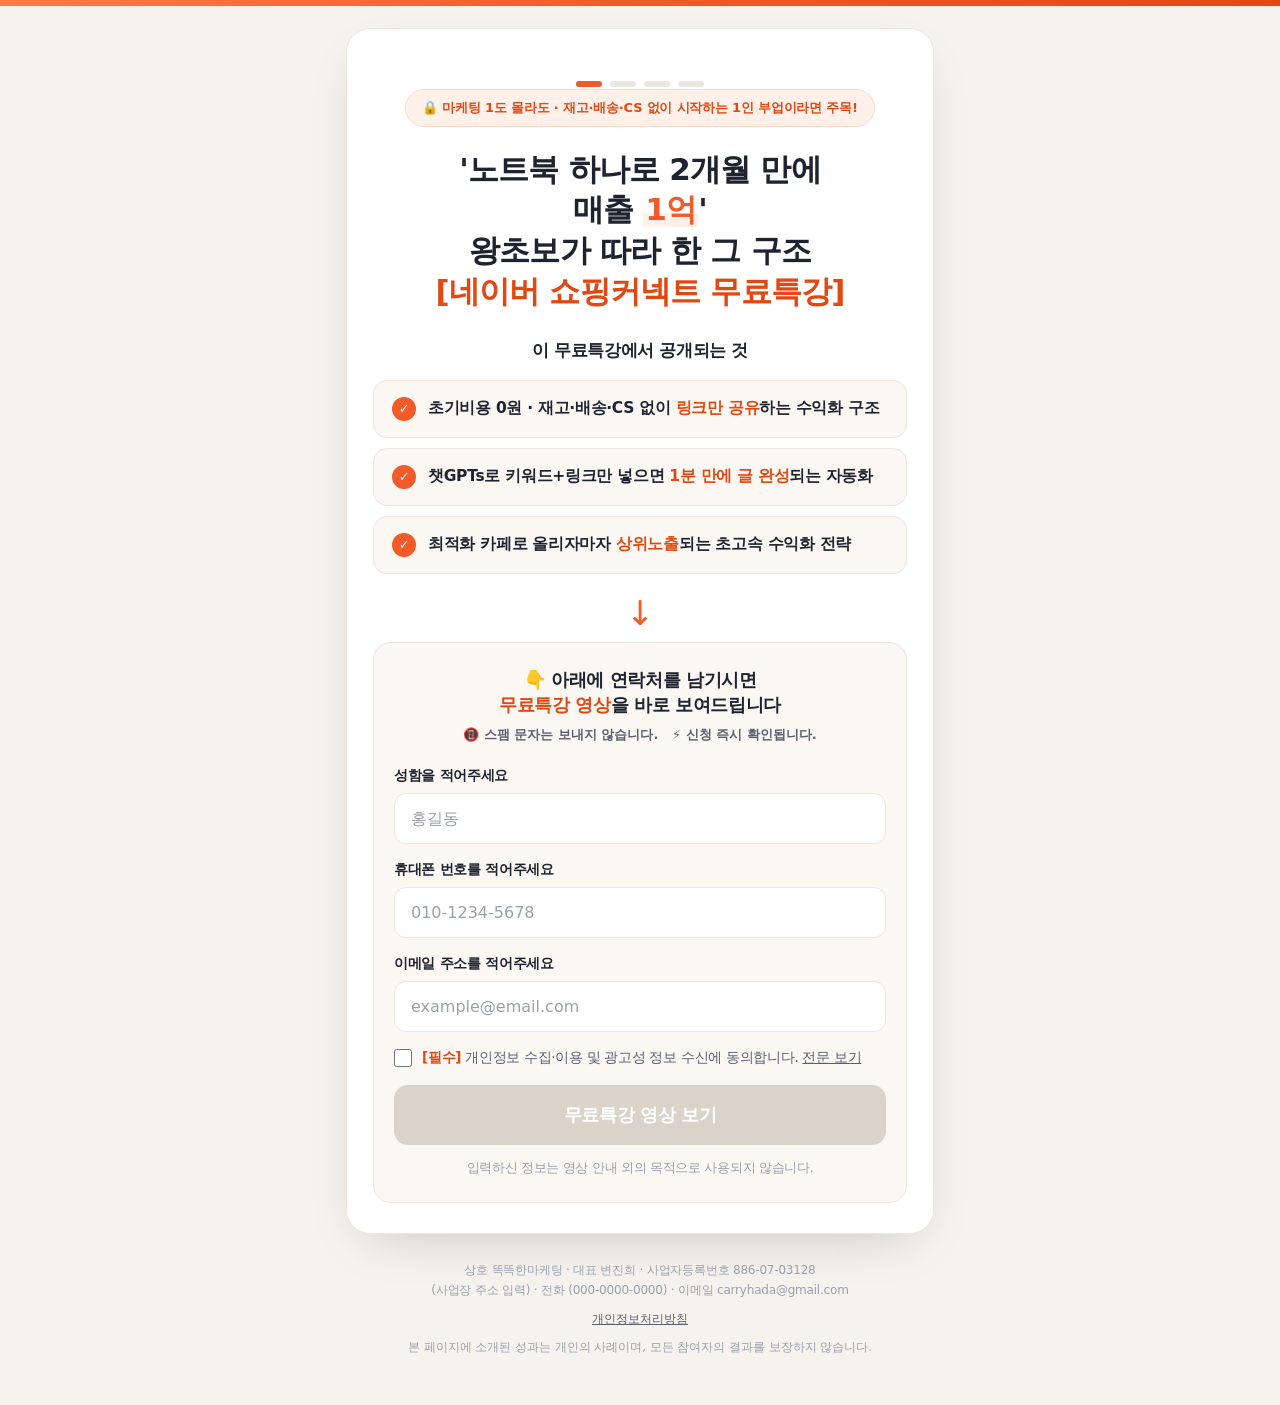
<file: index.html>
<!DOCTYPE html>
<html lang="ko">
<head>
<meta charset="UTF-8" />
<meta name="viewport" content="width=device-width, initial-scale=1.0" />
<title>노트북 하나로 2개월 매출 1억 | 네이버 쇼핑커넥트 무료특강</title>
<meta name="description" content="왕초보도 따라한 네이버 쇼핑커넥트 수익화 무료특강. 초기비용 0원·재고 없이 링크만 공유하는 수익화 구조를 공개합니다." />
<meta property="og:type" content="website" />
<meta property="og:title" content="노트북 하나로 2개월 매출 1억 | 쇼핑커넥트 무료특강" />
<meta property="og:description" content="왕초보도 가능한 네이버 쇼핑커넥트 수익화. 무료특강 영상을 바로 받아보세요." />
<meta property="og:locale" content="ko_KR" />
<link rel="stylesheet" href="/assets/css/common.css" />
<script src="/assets/js/pixel.js"></script>
</head>
<body>
  <div class="topbar"></div>

  <main class="wrap">
    <section class="card">

      <!-- 퍼널 스텝: 1/4 -->
      <div class="steps"><span class="dot on"></span><span class="dot"></span><span class="dot"></span><span class="dot"></span></div>

      <div class="eyebrow-row">
        <span class="eyebrow">🔒 마케팅 1도 몰라도 · 재고·배송·CS 없이 시작하는 1인 부업이라면 주목!</span>
      </div>

      <h1>
        '노트북 하나로 2개월 만에<br />
        매출 <span class="hl">1억</span>'<br />
        왕초보가 따라 한 그 구조<br />
        <span class="box">[네이버 쇼핑커넥트 무료특강]</span>
      </h1>

      <p class="lead">이 무료특강에서 공개되는 것</p>

      <div class="benefits">
        <div class="benefit"><span class="chk">✓</span><span>초기비용 0원 · 재고·배송·CS 없이 <b>링크만 공유</b>하는 수익화 구조</span></div>
        <div class="benefit"><span class="chk">✓</span><span>챗GPTs로 키워드+링크만 넣으면 <b>1분 만에 글 완성</b>되는 자동화</span></div>
        <div class="benefit"><span class="chk">✓</span><span>최적화 카페로 올리자마자 <b>상위노출</b>되는 초고속 수익화 전략</span></div>
      </div>

      <div class="arrow">↓</div>

      <!-- 신청 폼 → 스티비 -->
      <div class="form-card">
        <form id="optin" name="stb_subscribe_form"
              action="https://stibee.com/api/v1.0/lists/xaS0ekIoukh2lSJZ5BQAuS59LAWE8g==/public/subscribers"
              method="POST" accept-charset="utf-8" novalidate>
          <p class="form-title">👇 아래에 연락처를 남기시면<br /><b>무료특강 영상</b>을 바로 보여드립니다</p>
          <p class="assure"><span>📵 스팸 문자는 보내지 않습니다.</span> &nbsp; <span>⚡ 신청 즉시 확인됩니다.</span></p>

          <label class="field">
            <span class="lb">성함을 적어주세요</span>
            <input type="text" name="name" placeholder="홍길동" autocomplete="name" required />
          </label>
          <label class="field">
            <span class="lb">휴대폰 번호를 적어주세요</span>
            <input type="tel" name="phone" placeholder="010-1234-5678" autocomplete="tel" inputmode="numeric" required />
          </label>
          <label class="field">
            <span class="lb">이메일 주소를 적어주세요</span>
            <input type="email" name="email" placeholder="example@email.com" autocomplete="email" required />
          </label>

          <div class="consent">
            <input type="checkbox" id="agree" name="agree" />
            <label for="agree"><b>[필수]</b> 개인정보 수집·이용 및 광고성 정보 수신에 동의합니다. <a id="termsToggle">전문 보기</a></label>
          </div>
          <div class="terms-box" id="terms">
            <b>[개인정보 수집·이용 동의]</b><br />
            · 수집 항목: 성함, 휴대폰 번호, 이메일 주소<br />
            · 수집 목적: 무료특강 영상 안내 및 관련 안내·광고성 정보 전달<br />
            · 보유·이용 기간: 수집일로부터 1년 또는 동의 철회 시까지<br />
            · 귀하는 동의를 거부할 권리가 있으나, 미동의 시 무료특강 영상 안내가 제한됩니다.
          </div>

          <button type="submit" class="cta" id="submitBtn" disabled>무료특강 영상 보기</button>
          <p class="footnote">입력하신 정보는 영상 안내 외의 목적으로 사용되지 않습니다.</p>
        </form>

        <div class="success" id="success">
          <div class="ic">🎉</div>
          <h3>신청이 완료되었습니다!</h3>
          <p>지금 바로 무료특강 영상을 확인하세요.<br />(입력하신 이메일로도 링크를 보내드립니다)</p>
          <a href="/watch" class="cta" style="margin-top:16px;">▶ 지금 바로 무료특강 영상 보기</a>
        </div>
      </div>

    </section>
  </main>

  <footer>
    <p class="biz">
      상호 똑똑한마케팅 · 대표 변진희 · 사업자등록번호 886-07-03128<br />
      (사업장 주소 입력) · 전화 (000-0000-0000) · 이메일 carryhada@gmail.com
    </p>
    <div class="links"><a href="/privacy">개인정보처리방침</a></div>
    <p class="disc">본 페이지에 소개된 성과는 개인의 사례이며, 모든 참여자의 결과를 보장하지 않습니다.</p>
  </footer>

<script>
  var form=document.getElementById('optin'), agree=document.getElementById('agree'),
      btn=document.getElementById('submitBtn'), terms=document.getElementById('terms');

  /* 유입 경로 파악
     ① 링크 꼬리표 우선  : /?utm=cafe  또는 /?utm_source=facebook
     ② 없으면 자동 감지  : 눌러서 들어온 사이트 도메인 (facebook.com 등)
     ③ 그것도 없으면     : direct (주소 직접입력·북마크·앱 내 브라우저) */
  function getUtm(){
    try{
      var q=new URLSearchParams(location.search);
      var tag=q.get('utm')||q.get('utm_source')||q.get('src');
      if(tag) return tag.slice(0,60);
      if(document.referrer){
        var h=new URL(document.referrer).hostname.replace(/^www\./,'');
        if(h && h!==location.hostname) return h.slice(0,60);
      }
    }catch(e){}
    return 'direct';
  }
  agree.addEventListener('change',function(){btn.disabled=!agree.checked;});
  document.getElementById('termsToggle').addEventListener('click',function(){terms.classList.toggle('open');});
  form.phone.addEventListener('input',function(e){
    var v=e.target.value.replace(/[^0-9]/g,'').slice(0,11);
    if(v.length<4)e.target.value=v;
    else if(v.length<8)e.target.value=v.slice(0,3)+'-'+v.slice(3);
    else e.target.value=v.slice(0,3)+'-'+v.slice(3,7)+'-'+v.slice(7);
  });
  form.addEventListener('submit',function(e){
    e.preventDefault();
    var name=form.name.value.trim(), phone=form.phone.value.trim(), email=form.email.value.trim();
    if(!name){alert('성함을 입력해 주세요.');form.name.focus();return;}
    if(phone.replace(/[^0-9]/g,'').length<10){alert('휴대폰 번호를 정확히 입력해 주세요.');form.phone.focus();return;}
    if(!/^[^@\s]+@[^@\s]+\.[^@\s]+$/.test(email)){alert('이메일 주소를 정확히 입력해 주세요.');form.email.focus();return;}
    if(!agree.checked){alert('개인정보 수집·이용에 동의해 주세요.');return;}

    if(window.fbq) fbq('track','Lead');   // 메타 픽셀: 리드 전환
    btn.disabled=true; btn.textContent='전송 중...';

    // ── 스티비(Stibee) 주소록 (비차단) ──
    var STIBEE_ENDPOINT='https://stibee.com/api/v1.0/lists/xaS0ekIoukh2lSJZ5BQAuS59LAWE8g==/public/subscribers';
    var payload=new URLSearchParams();
    payload.append('email',email); payload.append('name',name); payload.append('phone',phone);
    fetch(STIBEE_ENDPOINT,{method:'POST',mode:'no-cors',keepalive:true,
      headers:{'Content-Type':'application/x-www-form-urlencoded;charset=UTF-8'},
      body:payload.toString()
    }).catch(function(err){console.warn('Stibee 오류:',err);});

    // ── 확인문자 (비차단) ──
    fetch('/api/confirm-sms',{method:'POST',keepalive:true,
      headers:{'Content-Type':'application/json'},
      body:JSON.stringify({name:name,phone:phone})
    }).then(function(r){return r.json();})
      .then(function(d){if(!d.ok)console.warn('확인문자 미발송:',d);})
      .catch(function(e){console.warn('확인문자 오류:',e);});

    // ── 옵트인 접수: 서버가 토큰 발급 + 시트 기록 ──
    var moved=false;
    function goNext(token){
      if(moved) return; moved=true;
      try{ localStorage.setItem('scLead', JSON.stringify({tid:token||'',name:name,phone:phone,email:email})); }catch(e){}
      window.location.href = token ? ('/watch?t='+encodeURIComponent(token)) : '/watch';
    }

    fetch('/api/optin',{method:'POST',headers:{'Content-Type':'application/json'},
      body:JSON.stringify({name:name,phone:phone,email:email,utm:getUtm()})
    }).then(function(r){return r.json();})
      .then(function(d){
        if(!d.ok){ console.warn('옵트인 실패:',d); alert(d.error||'잠시 후 다시 시도해 주세요.');
                   btn.disabled=false; btn.textContent='무료특강 영상 보기'; moved=true; return; }
        goNext(d.token);
      })
      .catch(function(e){ console.warn('옵트인 오류:',e); goNext(''); });   // 실패해도 화면은 진행

    setTimeout(function(){ goNext(''); }, 6000);   // 응답이 없어도 6초 뒤 진행
  });
</script>
</body>
</html>
</file>
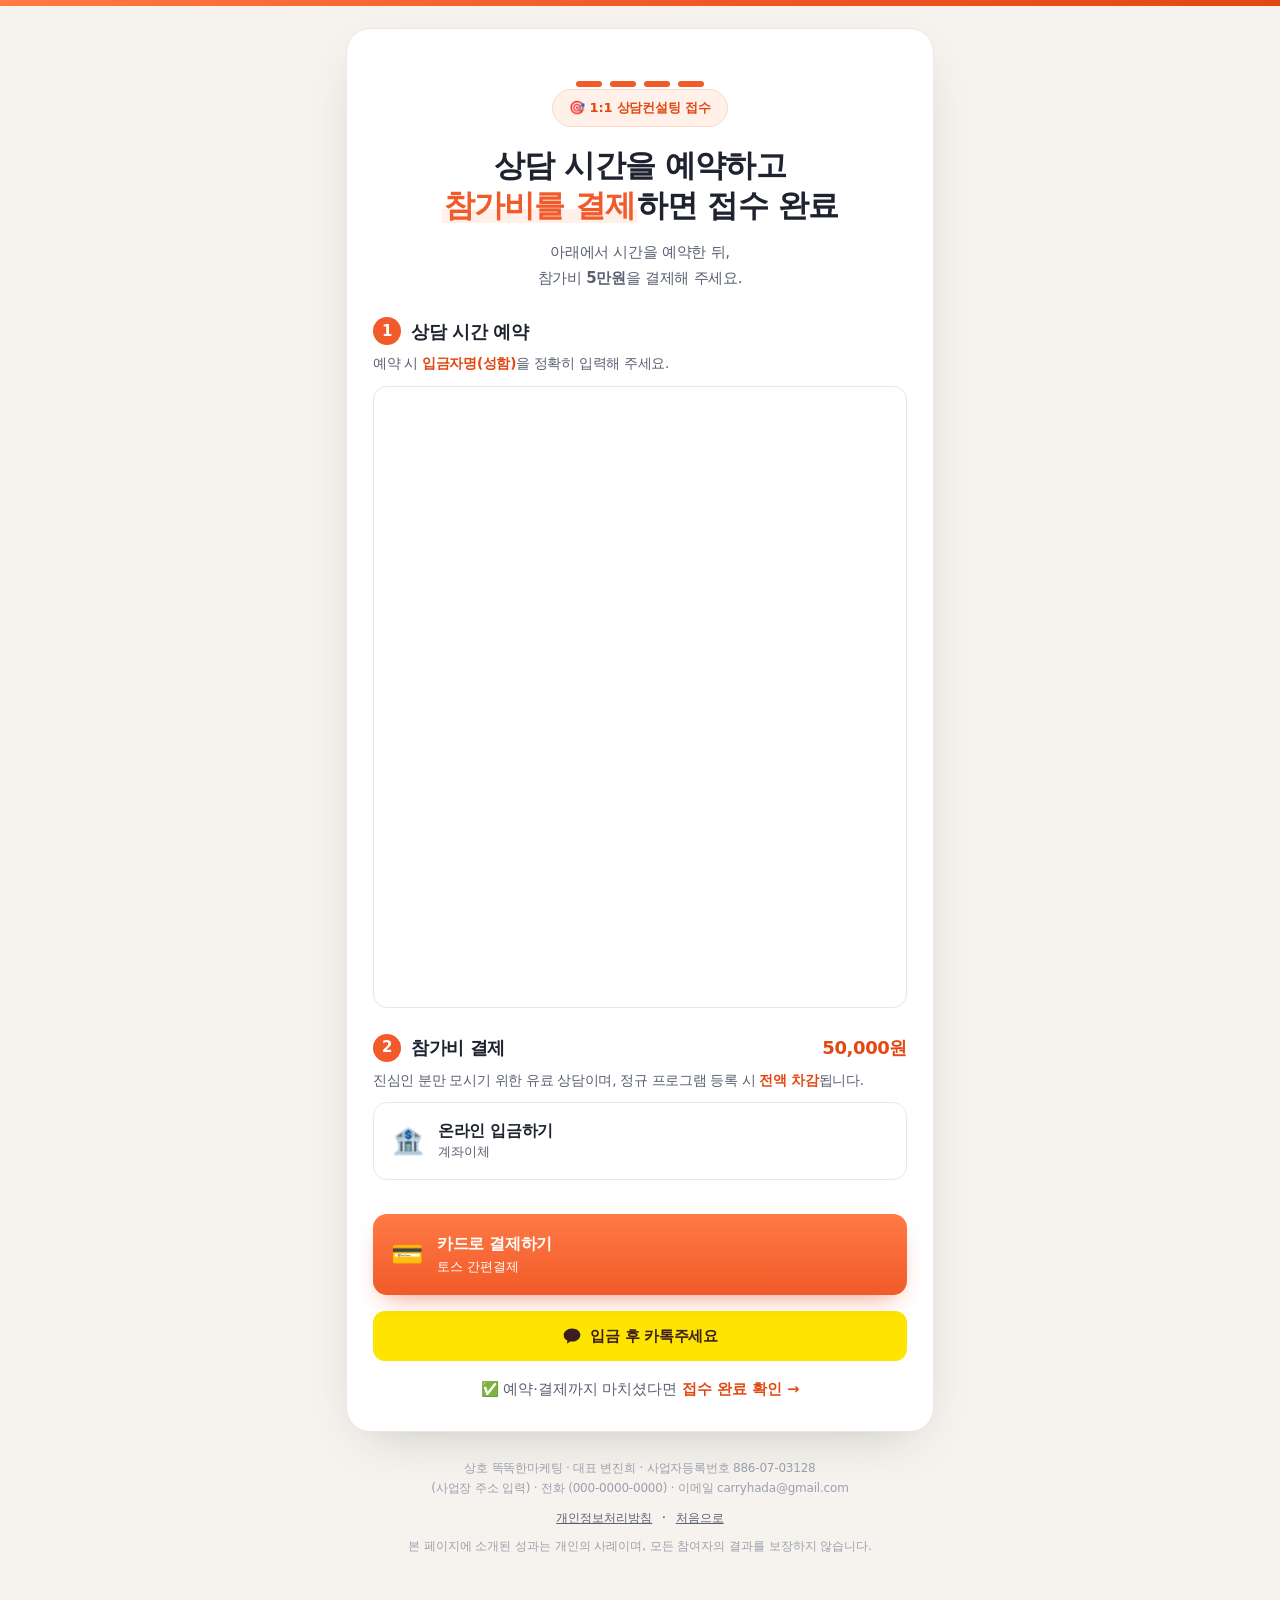
<file: apply/index.html>
<!DOCTYPE html>
<html lang="ko">
<head>
<meta charset="UTF-8" />
<meta name="viewport" content="width=device-width, initial-scale=1.0, viewport-fit=cover" />
<title>1:1 상담 예약 · 접수 | 쇼핑커넥트 수익화</title>
<meta name="robots" content="noindex" />
<link rel="stylesheet" href="/assets/css/common.css" />
<script src="/assets/js/pixel.js"></script>
<style>
  .ap-eyebrow-wrap{text-align:center;margin-bottom:18px;}
  .ap-sec{margin-top:26px;}
  .ap-sec-head{display:flex;align-items:center;gap:10px;font-size:18px;font-weight:800;color:var(--ink);letter-spacing:-.4px;}
  .ap-sec-head .n{flex:0 0 28px;height:28px;border-radius:50%;background:var(--brand);color:#fff;display:flex;align-items:center;justify-content:center;font-size:15px;font-weight:900;}
  .ap-sec-head em{margin-left:auto;font-style:normal;color:var(--brand-strong);font-weight:800;}
  .ap-note{font-size:13.5px;color:var(--ink-soft);margin:8px 0 12px;letter-spacing:-.3px;word-break:keep-all;}
  .ap-note b{color:var(--brand-strong);}

  /* 예약 임베드 */
  .ap-embed{width:100%;min-height:620px;background:#fff;border:1px solid var(--border);border-radius:14px;overflow:hidden;}
  .ap-embed iframe{width:100%;height:620px;border:0;display:block;}
  .ap-embed-empty{min-height:300px;display:flex;flex-direction:column;align-items:center;justify-content:center;gap:8px;text-align:center;color:var(--ink-soft);padding:30px;}
  .ap-embed-empty .ico{font-size:40px;}
  .ap-embed-empty .t{font-weight:800;color:var(--ink);}
  .ap-embed-empty .d{font-size:13px;line-height:1.6;}
  .ap-embed-empty code{background:var(--tint);border:1px solid var(--border);border-radius:6px;padding:1px 6px;font-size:12px;}

  /* 결제 배너 */
  .ap-banners{display:flex;flex-direction:column;gap:12px;}
  .ap-paybanner{display:flex;align-items:center;gap:14px;width:100%;text-decoration:none;cursor:pointer;
    border-radius:14px;padding:18px 18px;border:1px solid var(--border);background:#fff;font-family:inherit;text-align:left;transition:transform .06s,box-shadow .15s;}
  .ap-paybanner:active{transform:translateY(1px);}
  .ap-paybanner .ic{font-size:26px;flex:0 0 auto;}
  .ap-paybanner .tx{display:flex;flex-direction:column;}
  .ap-paybanner .tx b{font-size:16px;color:var(--ink);letter-spacing:-.3px;}
  .ap-paybanner .tx small{font-size:12.5px;color:var(--ink-soft);margin-top:2px;}
  .ap-paybanner.card{background:linear-gradient(180deg,#FF7A45,var(--brand));border:none;box-shadow:0 12px 26px -12px rgba(226,72,18,.6);}
  .ap-paybanner.card .tx b, .ap-paybanner.card .tx small{color:#fff;}

  .ap-kakao{display:flex;align-items:center;justify-content:center;gap:8px;margin-top:16px;text-decoration:none;
    background:#FEE500;color:#3C1E1E;font-weight:800;font-size:15px;border-radius:12px;padding:14px;letter-spacing:-.3px;}
  .ap-kakao svg{width:20px;height:20px;}
  .ap-done-link{display:block;text-align:center;margin-top:18px;color:var(--ink-soft);font-size:14.5px;text-decoration:none;}
  .ap-done-link b{color:var(--brand-strong);}

  /* 모달 */
  .ap-modal{position:fixed;inset:0;z-index:50;display:flex;align-items:center;justify-content:center;padding:18px;}
  .ap-modal[hidden]{display:none;}
  .ap-modal-backdrop{position:absolute;inset:0;background:rgba(20,15,12,.6);}
  .ap-modal-box{position:relative;background:#fff;border-radius:18px;padding:26px 22px;max-width:400px;width:100%;box-shadow:0 30px 70px -20px rgba(0,0,0,.5);}
  .ap-modal-x{position:absolute;top:12px;right:14px;background:none;border:none;font-size:26px;color:var(--muted);cursor:pointer;line-height:1;}
  .ap-modal-title{font-size:18px;font-weight:800;color:var(--ink);text-align:center;}
  .ap-modal-amt{font-size:26px;font-weight:800;color:var(--brand-strong);text-align:center;margin:6px 0 18px;}
  .ap-account{background:var(--tint);border:1px solid var(--border);border-radius:14px;padding:16px;}
  .ap-account .row{display:flex;align-items:center;justify-content:space-between;gap:12px;}
  .ap-account .bank{font-size:13px;color:var(--ink-soft);}
  .ap-account .num{font-size:18px;font-weight:800;color:var(--ink);letter-spacing:-.3px;}
  .ap-copy{flex:0 0 auto;border:1px solid var(--brand-line);background:var(--brand-soft);color:var(--brand-strong);font-weight:700;font-size:13px;border-radius:10px;padding:9px 14px;cursor:pointer;}
  .ap-copy.done{background:var(--brand);color:#fff;border-color:var(--brand);}
  .ap-account .holder{font-size:14px;color:var(--ink);margin-top:10px;font-weight:600;}
  .ap-account .memo{font-size:12.5px;color:var(--ink-soft);margin-top:8px;line-height:1.5;}
  .ap-account .memo b{color:var(--brand-strong);}
  .ap-modal-done{display:block;text-align:center;margin:16px 0 4px;padding:14px;border-radius:12px;background:var(--brand);color:#fff;font-weight:800;text-decoration:none;}
</style>
</head>
<body>
  <div class="topbar"></div>

  <main class="wrap">
    <section class="card">

      <!-- 퍼널 스텝: 4/4 -->
      <div class="steps"><span class="dot on"></span><span class="dot on"></span><span class="dot on"></span><span class="dot on"></span></div>

      <div class="ap-eyebrow-wrap"><span class="eyebrow">🎯 1:1 상담컨설팅 접수</span></div>
      <h1>상담 시간을 예약하고<br /><span class="hl">참가비를 결제</span>하면 접수 완료</h1>
      <p class="sub" style="margin-top:14px;">아래에서 시간을 예약한 뒤,<br />참가비 <b>5만원</b>을 결제해 주세요.</p>

      <!-- ① 시간 예약 -->
      <section class="ap-sec">
        <div class="ap-sec-head"><span class="n">1</span> 상담 시간 예약</div>
        <p class="ap-note">예약 시 <b>입금자명(성함)</b>을 정확히 입력해 주세요.</p>
        <div class="ap-embed" id="apBooking">
          <div class="ap-embed-empty">
            <div class="ico">📅</div>
            <div class="t">구글 예약 일정이 들어갈 자리입니다</div>
            <div class="d">아래 스크립트의 <code>bookingUrl</code>에 구글 캘린더<br />'예약 일정' 주소를 넣으면 여기에 예약창이 표시됩니다</div>
          </div>
        </div>
      </section>

      <!-- ② 참가비 결제 -->
      <section class="ap-sec">
        <div class="ap-sec-head"><span class="n">2</span> 참가비 결제 <em>50,000원</em></div>
        <p class="ap-note">진심인 분만 모시기 위한 유료 상담이며, 정규 프로그램 등록 시 <b>전액 차감</b>됩니다.</p>
        <div class="ap-banners">
          <button type="button" class="ap-paybanner deposit" id="apDepositBtn">
            <span class="ic">🏦</span>
            <span class="tx"><b>온라인 입금하기</b><small>계좌이체</small></span>
          </button>
          <a class="ap-paybanner card" id="apTossBtn" href="#">
            <span class="ic">💳</span>
            <span class="tx"><b>카드로 결제하기</b><small>토스 간편결제</small></span>
          </a>
        </div>
      </section>

      <a class="ap-kakao" id="apKakao" href="#" target="_blank" rel="noopener noreferrer">
        <svg viewBox="0 0 24 24" fill="#3C1E1E" xmlns="http://www.w3.org/2000/svg" aria-hidden="true"><path d="M12 3C6.5 3 2 6.6 2 11c0 2.79 1.86 5.24 4.66 6.66-.15.53-.74 2.62-.85 3.03-.13.5.18.49.39.36.16-.11 2.6-1.77 3.66-2.49.7.1 1.42.16 2.14.16 5.5 0 10-3.6 10-8S17.5 3 12 3z"/></svg>
        입금 후 카톡주세요
      </a>

      <a class="ap-done-link" id="apDoneLink" href="#">✅ 예약·결제까지 마치셨다면 <b>접수 완료 확인 →</b></a>

    </section>
  </main>

  <!-- 온라인 입금 안내 모달 -->
  <div class="ap-modal" id="apModal" hidden>
    <div class="ap-modal-backdrop" data-close></div>
    <div class="ap-modal-box" role="dialog" aria-modal="true" aria-label="온라인 입금 안내">
      <button type="button" class="ap-modal-x" data-close aria-label="닫기">&times;</button>
      <div class="ap-modal-title">온라인 입금 안내</div>
      <div class="ap-modal-amt">50,000원</div>
      <div class="ap-account">
        <div class="row">
          <div>
            <div class="bank" id="apBank">은행명</div>
            <div class="num" id="apAccount">000-0000-0000</div>
          </div>
          <button type="button" class="ap-copy" id="apCopy">복사</button>
        </div>
        <div class="holder" id="apHolder">예금주 (입력)</div>
        <div class="memo">※ 입금자명을 <b>예약자 성함과 동일하게</b> 입력해 주세요</div>
      </div>
      <a class="ap-modal-done" id="apDoneModal" href="#">입금을 완료했어요 · 접수 확인 →</a>
      <a class="ap-kakao" id="apKakaoModal" href="#" target="_blank" rel="noopener noreferrer" style="margin-top:12px;">
        <svg viewBox="0 0 24 24" fill="#3C1E1E" xmlns="http://www.w3.org/2000/svg" aria-hidden="true"><path d="M12 3C6.5 3 2 6.6 2 11c0 2.79 1.86 5.24 4.66 6.66-.15.53-.74 2.62-.85 3.03-.13.5.18.49.39.36.16-.11 2.6-1.77 3.66-2.49.7.1 1.42.16 2.14.16 5.5 0 10-3.6 10-8S17.5 3 12 3z"/></svg>
        입금 후 카톡주세요
      </a>
    </div>
  </div>

  <footer>
    <p class="biz">
      상호 똑똑한마케팅 · 대표 변진희 · 사업자등록번호 886-07-03128<br />
      (사업장 주소 입력) · 전화 (000-0000-0000) · 이메일 carryhada@gmail.com
    </p>
    <div class="links"><a href="/privacy">개인정보처리방침</a> · <a href="/">처음으로</a></div>
    <p class="disc">본 페이지에 소개된 성과는 개인의 사례이며, 모든 참여자의 결과를 보장하지 않습니다.</p>
  </footer>

<script>
  /* ============================================================
     ⭐ 여기만 채우면 됩니다 (예약·결제·계좌·카톡)
     ============================================================ */
  var APPLY_CONFIG = {
    // ① 구글 캘린더 '예약 일정' 임베드 주소 (…/appointments/schedules/…?gv=true)
    bookingUrl: 'https://calendar.google.com/calendar/appointments/schedules/AcZssZ3bvtaJMGWG9TZ-WkaHMP2hk_KCIMcJWu5iAhqoHuu0g0J_0wRtS0QeBigSwhHWqSopVyzPjgfb?gv=true',
    // ② 카드결제 링크 (토스페이먼츠 등). 비우면 안내 알림이 뜹니다.
    paymentUrl: 'https://buy.tosspayments.com/products/YIBn-zHJyc',
    // ③ 온라인 입금 계좌
    bank: { name: '카카오뱅크', account: '3333-37-5666643', holder: '똑똑한마케팅' },
    // ④ 입금 문의 카카오톡 오픈채팅 주소
    kakaoUrl: 'https://open.kakao.com/o/saXotGIh',
    // 접수 완료 후 이동 페이지
    doneUrl: '/done'
  };

  (function(){
    'use strict';
    var C = APPLY_CONFIG;

    // 예약 임베드
    if (C.bookingUrl) {
      var box = document.getElementById('apBooking');
      box.innerHTML = '';
      var f = document.createElement('iframe');
      f.src = C.bookingUrl; f.loading = 'lazy'; f.title = '상담 예약';
      box.appendChild(f);
    }

    // 계좌 정보
    function setText(id, t){ if(!t) return; var el=document.getElementById(id); if(el) el.textContent=t; }
    setText('apBank', C.bank.name);
    setText('apAccount', C.bank.account);
    if (C.bank.holder) setText('apHolder', '예금주 ' + C.bank.holder);

    // 카카오 링크
    ['apKakao','apKakaoModal'].forEach(function(id){ var el=document.getElementById(id); if(el && C.kakaoUrl) el.href=C.kakaoUrl; });

    // 완료 확인 링크 → 예약완료 확인문자 발송 + 시트기록 후 /done 이동
    var lead = (function(){ try{ return JSON.parse(localStorage.getItem('scLead')||'{}'); }catch(e){ return {}; } })();
    var TID = (new URLSearchParams(location.search)).get('t') || lead.tid || '';
    var payMethod = '';   // 고객이 누른 결제 버튼 (카드 / 입금) — 시트 '결제완료' 탭에 기록
    function completeAndGo(e){
      e.preventDefault();
      var phone = lead.phone || '';
      var key = 'sc_booking_done_' + (phone || 'anon');
      if (!localStorage.getItem(key)) {        // 중복 발송 방지
        localStorage.setItem(key, '1');
        if (phone) {
          try{ fetch('/api/confirm-sms', {method:'POST', keepalive:true, headers:{'Content-Type':'application/json'},
            body: JSON.stringify({ type:'booking', name:lead.name||'', phone:phone }) }); }catch(_){}
        }
        try{ fetch('/api/track', {method:'POST', keepalive:true, headers:{'Content-Type':'application/json'},
          body: JSON.stringify({ token:TID, event:'apply', payMethod:payMethod }) }); }catch(_){}
        if (window.fbq) fbq('track','Schedule',{content_name:'상담예약접수'});   // 메타 픽셀: 예약 전환
      }
      window.location.href = C.doneUrl;
    }
    ['apDoneLink','apDoneModal'].forEach(function(id){ var el=document.getElementById(id); if(el){ el.href=C.doneUrl; el.addEventListener('click', completeAndGo); } });

    // 카드결제 (토스, 새 탭)
    var toss = document.getElementById('apTossBtn');
    if (C.paymentUrl){ toss.href=C.paymentUrl; toss.target='_blank'; toss.rel='noopener noreferrer'; }
    toss.addEventListener('click', function(e){
      if (!C.paymentUrl){ e.preventDefault(); alert('카드결제 링크가 아직 연결되지 않았습니다.\napply/index.html 상단 paymentUrl 을 넣어주세요.'); return; }
      payMethod='카드';
      if (window.fbq) fbq('track','InitiateCheckout',{value:50000,currency:'KRW',content_name:'카드결제'});
    });

    // 온라인 입금 모달
    var modal=document.getElementById('apModal'), openBtn=document.getElementById('apDepositBtn');
    function open(){ payMethod='입금'; modal.hidden=false; document.body.style.overflow='hidden'; if(window.fbq) fbq('track','InitiateCheckout',{value:50000,currency:'KRW',content_name:'온라인입금'}); }
    function close(){ modal.hidden=true; document.body.style.overflow=''; }
    openBtn.addEventListener('click', open);
    modal.querySelectorAll('[data-close]').forEach(function(el){ el.addEventListener('click', close); });
    document.addEventListener('keydown', function(e){ if(e.key==='Escape') close(); });

    // 계좌 복사
    var copy=document.getElementById('apCopy');
    copy.addEventListener('click', function(){
      var num=(C.bank.account)||document.getElementById('apAccount').textContent;
      function done(){ copy.textContent='복사됨 ✓'; copy.classList.add('done'); setTimeout(function(){ copy.textContent='복사'; copy.classList.remove('done'); },2000); }
      if(navigator.clipboard&&navigator.clipboard.writeText){ navigator.clipboard.writeText(num).then(done).catch(fb); } else fb();
      function fb(){ var ta=document.createElement('textarea'); ta.value=num; document.body.appendChild(ta); ta.select(); try{document.execCommand('copy');done();}catch(e){} document.body.removeChild(ta); }
    });
  })();
</script>
</body>
</html>
</file>
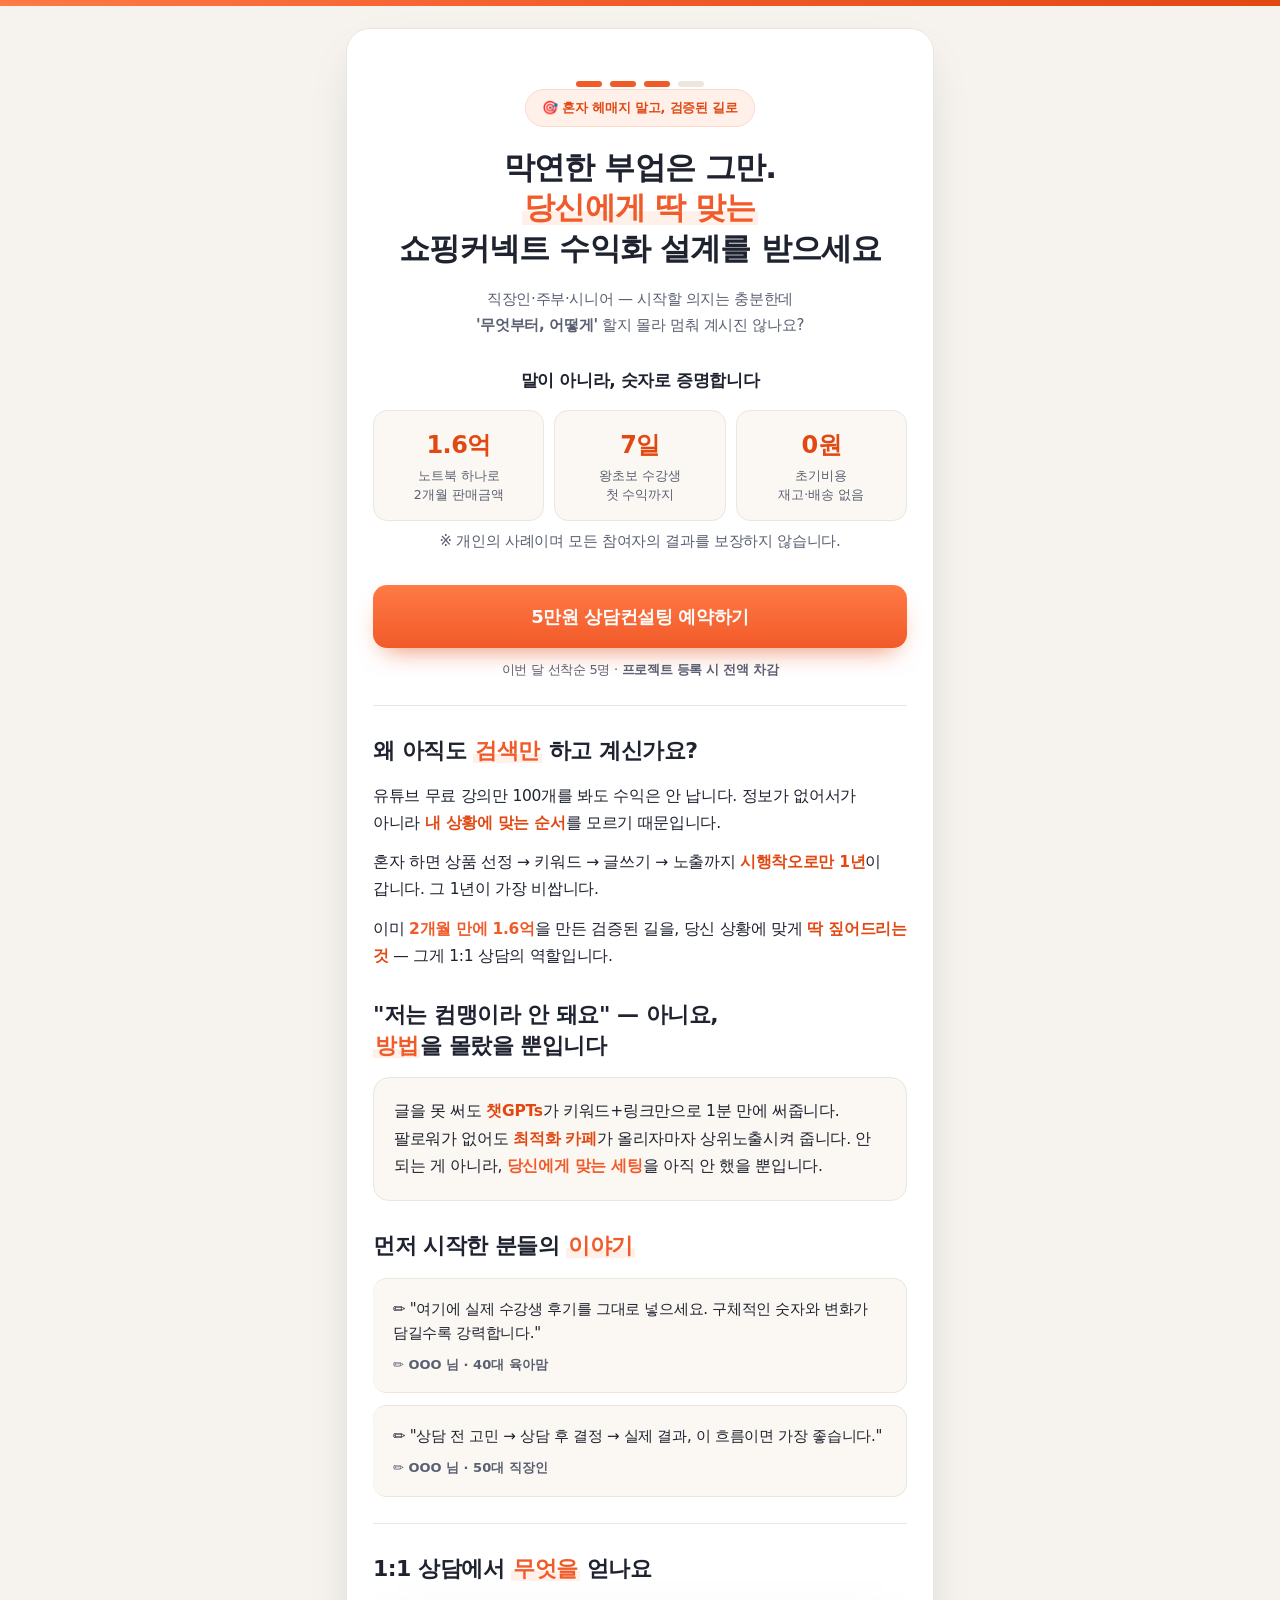
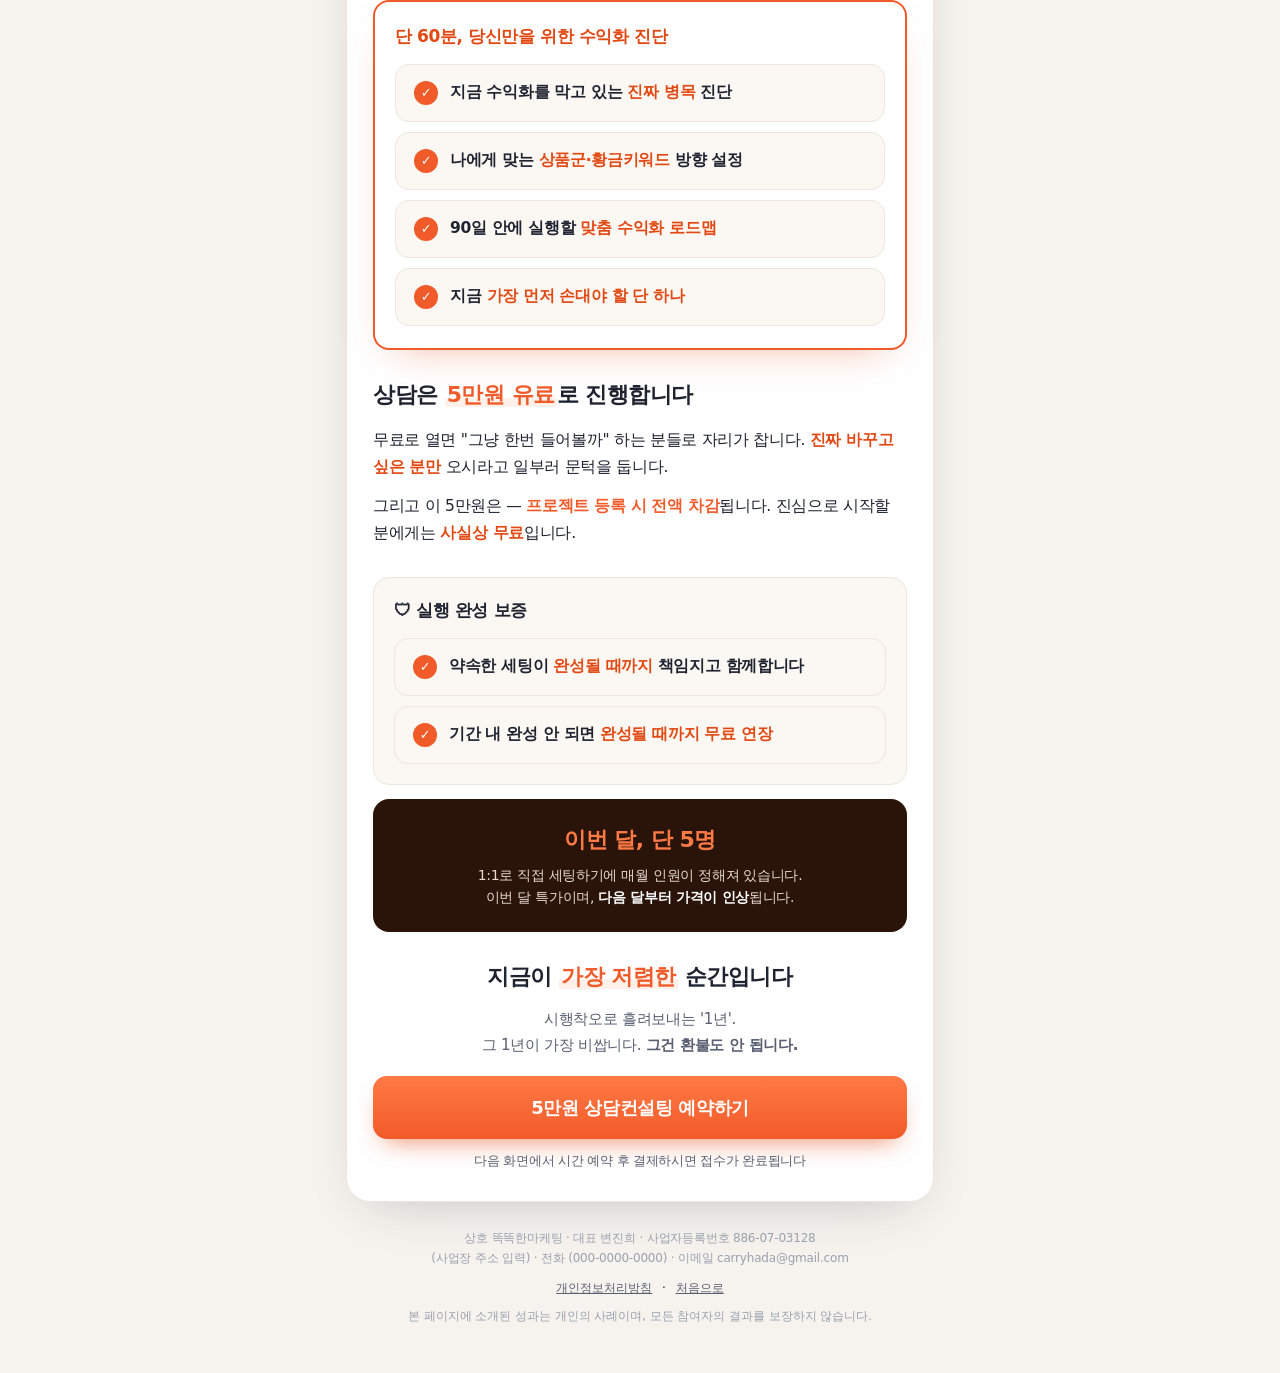
<file: consult/index.html>
<!DOCTYPE html>
<html lang="ko">
<head>
<meta charset="UTF-8" />
<meta name="viewport" content="width=device-width, initial-scale=1.0, viewport-fit=cover" />
<title>5만원 1:1 상담컨설팅 예약 | 쇼핑커넥트 수익화</title>
<meta name="description" content="당신에게 딱 맞는 쇼핑커넥트 수익화 설계를 받는 5만원 1:1 상담컨설팅. 프로젝트 등록 시 전액 차감." />
<meta name="robots" content="noindex" />
<meta property="og:title" content="5만원 1:1 상담컨설팅 | 쇼핑커넥트 수익화" />
<meta property="og:locale" content="ko_KR" />
<link rel="stylesheet" href="/assets/css/common.css" />
<script src="/assets/js/pixel.js"></script>
<style>
  .cs-eyebrow-wrap{text-align:center;margin-bottom:20px;}
  .box-hl{background:#fff;border:2px solid var(--brand);border-radius:16px;padding:22px 20px;box-shadow:0 16px 40px -24px rgba(226,72,18,.5);}
  .box-title{display:block;font-size:17px;font-weight:800;color:var(--brand-strong);margin-bottom:14px;letter-spacing:-.4px;}
  .box-soft{background:var(--tint);border:1px solid var(--border);border-radius:16px;padding:20px;}
  .scarcity{text-align:center;background:#2A1409;border-radius:16px;padding:24px 20px;color:#fff;}
  .scarcity .big{display:block;font-size:22px;font-weight:800;color:#FF7A45;letter-spacing:-.5px;}
  .scarcity .sub{display:block;font-size:14px;color:#E7D9CF;line-height:1.6;margin-top:8px;letter-spacing:-.3px;word-break:keep-all;}
  .scarcity .sub b{color:#fff;}
  .quote-box{background:var(--tint);border:1px solid var(--border);border-left:none;border-radius:14px;padding:18px 20px;margin-bottom:12px;}
  .quote-box .q{font-size:15px;color:var(--ink);line-height:1.6;letter-spacing:-.3px;word-break:keep-all;}
  .quote-box .who{display:block;font-size:13px;color:var(--ink-soft);font-weight:700;margin-top:10px;}
  .cta-note{display:block;text-align:center;font-size:13px;color:var(--ink-soft);margin-top:12px;letter-spacing:-.3px;word-break:keep-all;}
  .price-strike{color:var(--muted);text-decoration:line-through;font-weight:600;}
  .body-p{font-size:15.5px;color:var(--ink);line-height:1.75;letter-spacing:-.3px;word-break:keep-all;margin-bottom:12px;}
  .body-p strong{color:var(--brand-strong);}
  .body-p .gold{color:var(--brand);font-weight:800;}
</style>
</head>
<body>
  <div class="topbar"></div>

  <main class="wrap">
    <section class="card">

      <!-- 퍼널 스텝: 3/4 -->
      <div class="steps"><span class="dot on"></span><span class="dot on"></span><span class="dot on"></span><span class="dot"></span></div>

      <!-- ① 히어로 -->
      <div class="cs-eyebrow-wrap"><span class="eyebrow">🎯 혼자 헤매지 말고, 검증된 길로</span></div>
      <h1>막연한 부업은 그만.<br /><span class="hl">당신에게 딱 맞는</span><br />쇼핑커넥트 수익화 설계를 받으세요</h1>
      <p class="sub" style="margin-top:18px;">
        직장인·주부·시니어 — 시작할 의지는 충분한데<br />
        <b>'무엇부터, 어떻게'</b> 할지 몰라 멈춰 계시진 않나요?
      </p>

      <!-- ② 숫자로 증명 -->
      <div class="section">
        <p class="lead">말이 아니라, 숫자로 증명합니다</p>
        <div class="stat-row">
          <div class="stat"><div class="num">1.6억</div><div class="lbl">노트북 하나로<br />2개월 판매금액</div></div>
          <div class="stat"><div class="num">7일</div><div class="lbl">왕초보 수강생<br />첫 수익까지</div></div>
          <div class="stat"><div class="num">0원</div><div class="lbl">초기비용<br />재고·배송 없음</div></div>
        </div>
        <p class="sub">※ 개인의 사례이며 모든 참여자의 결과를 보장하지 않습니다.</p>
      </div>

      <!-- CTA 1 -->
      <div class="section center">
        <a class="cta" href="/apply">5만원 상담컨설팅 예약하기</a>
        <span class="cta-note">이번 달 선착순 5명 · <b>프로젝트 등록 시 전액 차감</b></span>
      </div>

      <div class="divider"></div>

      <!-- ③ 신념 전환 -->
      <div class="section">
        <h2>왜 아직도 <span class="hl">검색만</span> 하고 계신가요?</h2>
        <div style="margin-top:16px;">
          <p class="body-p">유튜브 무료 강의만 100개를 봐도 수익은 안 납니다. 정보가 없어서가 아니라 <strong>내 상황에 맞는 순서</strong>를 모르기 때문입니다.</p>
          <p class="body-p">혼자 하면 상품 선정 → 키워드 → 글쓰기 → 노출까지 <strong>시행착오로만 1년</strong>이 갑니다. 그 1년이 가장 비쌉니다.</p>
          <p class="body-p">이미 <span class="gold">2개월 만에 1.6억</span>을 만든 검증된 길을, 당신 상황에 맞게 <strong>딱 짚어드리는 것</strong> — 그게 1:1 상담의 역할입니다.</p>
        </div>
      </div>

      <!-- ④ 반론 격파 -->
      <div class="section">
        <h2>"저는 컴맹이라 안 돼요" — 아니요,<br /><span class="hl">방법</span>을 몰랐을 뿐입니다</h2>
        <div class="box-soft" style="margin-top:16px;">
          <p class="body-p" style="margin:0;">
            글을 못 써도 <strong>챗GPTs</strong>가 키워드+링크만으로 1분 만에 써줍니다.
            팔로워가 없어도 <strong>최적화 카페</strong>가 올리자마자 상위노출시켜 줍니다.
            안 되는 게 아니라, <span class="gold">당신에게 맞는 세팅</span>을 아직 안 했을 뿐입니다.
          </p>
        </div>
      </div>

      <!-- ⑤ 후기 -->
      <div class="section">
        <h2>먼저 시작한 분들의 <span class="hl">이야기</span></h2>
        <div style="margin-top:16px;">
          <div class="quote-box">
            <p class="q">✏️ "여기에 실제 수강생 후기를 그대로 넣으세요. 구체적인 숫자와 변화가 담길수록 강력합니다."</p>
            <span class="who">✏️ OOO 님 · 40대 육아맘</span>
          </div>
          <div class="quote-box">
            <p class="q">✏️ "상담 전 고민 → 상담 후 결정 → 실제 결과, 이 흐름이면 가장 좋습니다."</p>
            <span class="who">✏️ OOO 님 · 50대 직장인</span>
          </div>
        </div>
      </div>

      <div class="divider"></div>

      <!-- ⑥ 진단에서 얻는 것 -->
      <div class="section">
        <h2>1:1 상담에서 <span class="hl">무엇을</span> 얻나요</h2>
        <div class="box-hl" style="margin-top:16px;">
          <span class="box-title">단 60분, 당신만을 위한 수익화 진단</span>
          <div class="benefits">
            <div class="benefit"><span class="chk">✓</span><span>지금 수익화를 막고 있는 <b>진짜 병목</b> 진단</span></div>
            <div class="benefit"><span class="chk">✓</span><span>나에게 맞는 <b>상품군·황금키워드</b> 방향 설정</span></div>
            <div class="benefit"><span class="chk">✓</span><span>90일 안에 실행할 <b>맞춤 수익화 로드맵</b></span></div>
            <div class="benefit"><span class="chk">✓</span><span>지금 <b>가장 먼저 손대야 할 단 하나</b></span></div>
          </div>
        </div>
      </div>

      <!-- ⑦ 왜 유료 -->
      <div class="section">
        <h2>상담은 <span class="hl">5만원 유료</span>로 진행합니다</h2>
        <div style="margin-top:16px;">
          <p class="body-p">무료로 열면 "그냥 한번 들어볼까" 하는 분들로 자리가 찹니다. <strong>진짜 바꾸고 싶은 분만</strong> 오시라고 일부러 문턱을 둡니다.</p>
          <p class="body-p">그리고 이 5만원은 — <span class="gold">프로젝트 등록 시 전액 차감</span>됩니다. 진심으로 시작할 분에게는 <strong>사실상 무료</strong>입니다.</p>
        </div>
      </div>

      <!-- ⑧ 보증 + 희소성 -->
      <div class="section">
        <div class="box-soft" style="margin-bottom:14px;">
          <span class="box-title" style="color:var(--ink);">🛡 실행 완성 보증</span>
          <div class="benefits">
            <div class="benefit"><span class="chk">✓</span><span>약속한 세팅이 <b>완성될 때까지</b> 책임지고 함께합니다</span></div>
            <div class="benefit"><span class="chk">✓</span><span>기간 내 완성 안 되면 <b>완성될 때까지 무료 연장</b></span></div>
          </div>
        </div>
        <div class="scarcity">
          <span class="big">이번 달, 단 5명</span>
          <span class="sub">1:1로 직접 세팅하기에 매월 인원이 정해져 있습니다.<br />이번 달 특가이며, <b>다음 달부터 가격이 인상</b>됩니다.</span>
        </div>
      </div>

      <!-- ⑨ 최종 CTA -->
      <div class="section center">
        <h2>지금이 <span class="hl">가장 저렴한</span> 순간입니다</h2>
        <p class="sub" style="margin:14px 0 18px;">시행착오로 흘려보내는 '1년'.<br />그 1년이 가장 비쌉니다. <b>그건 환불도 안 됩니다.</b></p>
        <a class="cta" href="/apply">5만원 상담컨설팅 예약하기</a>
        <span class="cta-note">다음 화면에서 시간 예약 후 결제하시면 접수가 완료됩니다</span>
      </div>

    </section>
  </main>

  <footer>
    <p class="biz">
      상호 똑똑한마케팅 · 대표 변진희 · 사업자등록번호 886-07-03128<br />
      (사업장 주소 입력) · 전화 (000-0000-0000) · 이메일 carryhada@gmail.com
    </p>
    <div class="links"><a href="/privacy">개인정보처리방침</a> · <a href="/">처음으로</a></div>
    <p class="disc">본 페이지에 소개된 성과는 개인의 사례이며, 모든 참여자의 결과를 보장하지 않습니다.</p>
  </footer>

<script>
  // 토큰(?t)을 4차 신청 링크로 그대로 전달
  (function(){
    var t=(new URLSearchParams(location.search)).get('t');
    if(!t) return;
    document.querySelectorAll('a[href^="/apply"]').forEach(function(a){
      a.href += (a.href.indexOf('?')>=0?'&':'?')+'t='+encodeURIComponent(t);
    });
  })();
</script>
</body>
</html>
</file>
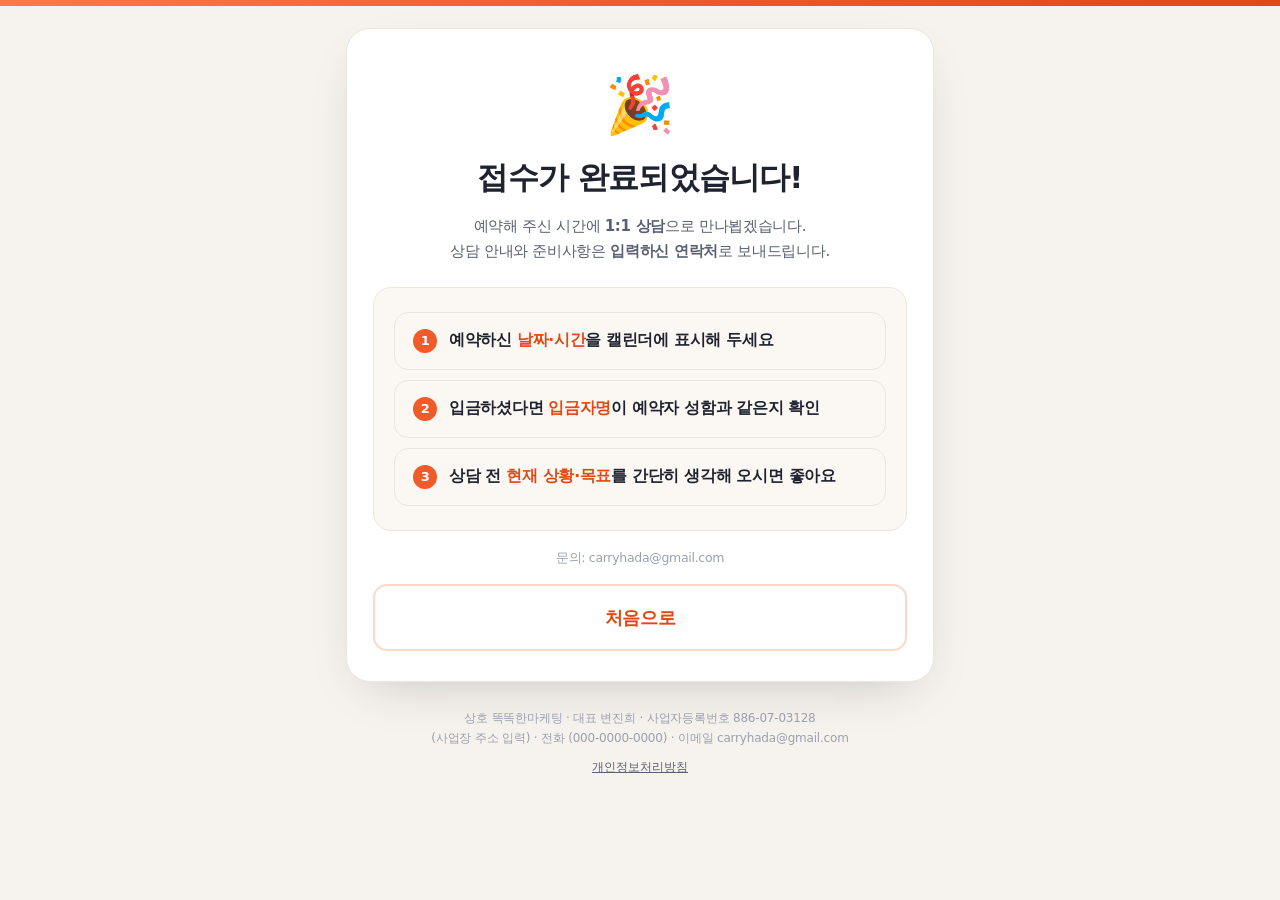
<file: done/index.html>
<!DOCTYPE html>
<html lang="ko">
<head>
<meta charset="UTF-8" />
<meta name="viewport" content="width=device-width, initial-scale=1.0" />
<title>접수 완료 | 쇼핑커넥트 수익화</title>
<meta name="robots" content="noindex" />
<link rel="stylesheet" href="/assets/css/common.css" />
<script src="/assets/js/pixel.js"></script>
</head>
<body>
  <div class="topbar"></div>
  <main class="wrap">
    <section class="card center">
      <div style="font-size:56px;">🎉</div>
      <h1 style="margin-top:10px;">접수가 완료되었습니다!</h1>
      <p class="sub" style="margin-top:16px;">
        예약해 주신 시간에 <b>1:1 상담</b>으로 만나뵙겠습니다.<br />
        상담 안내와 준비사항은 <b>입력하신 연락처</b>로 보내드립니다.
      </p>

      <div class="form-card" style="margin-top:22px;text-align:left;">
        <div class="benefits">
          <div class="benefit"><span class="chk">1</span><span>예약하신 <b>날짜·시간</b>을 캘린더에 표시해 두세요</span></div>
          <div class="benefit"><span class="chk">2</span><span>입금하셨다면 <b>입금자명</b>이 예약자 성함과 같은지 확인</span></div>
          <div class="benefit"><span class="chk">3</span><span>상담 전 <b>현재 상황·목표</b>를 간단히 생각해 오시면 좋아요</span></div>
        </div>
      </div>

      <p class="footnote" style="margin-top:18px;">문의: carryhada@gmail.com</p>
      <a href="/" class="cta ghost" style="margin-top:16px;">처음으로</a>
    </section>
  </main>

  <footer>
    <p class="biz">
      상호 똑똑한마케팅 · 대표 변진희 · 사업자등록번호 886-07-03128<br />
      (사업장 주소 입력) · 전화 (000-0000-0000) · 이메일 carryhada@gmail.com
    </p>
    <div class="links"><a href="/privacy">개인정보처리방침</a></div>
  </footer>
</body>
</html>
</file>
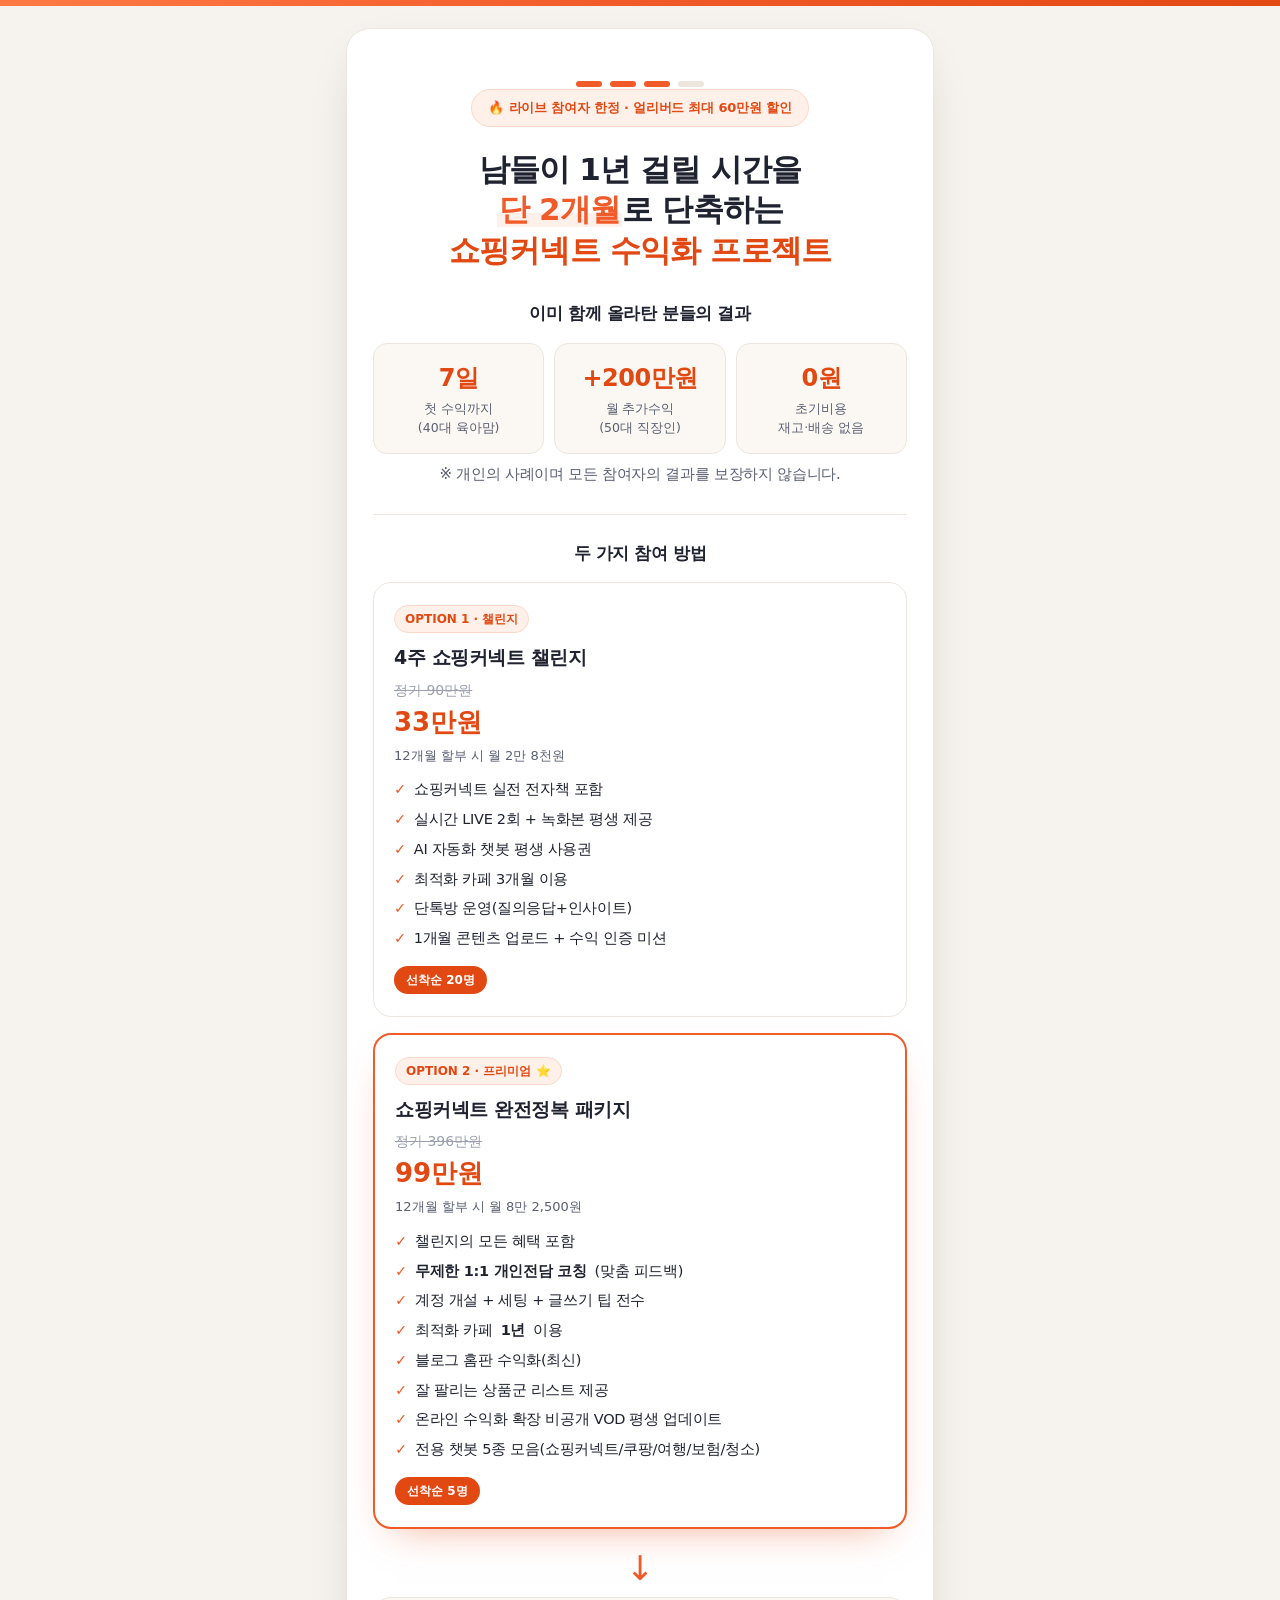
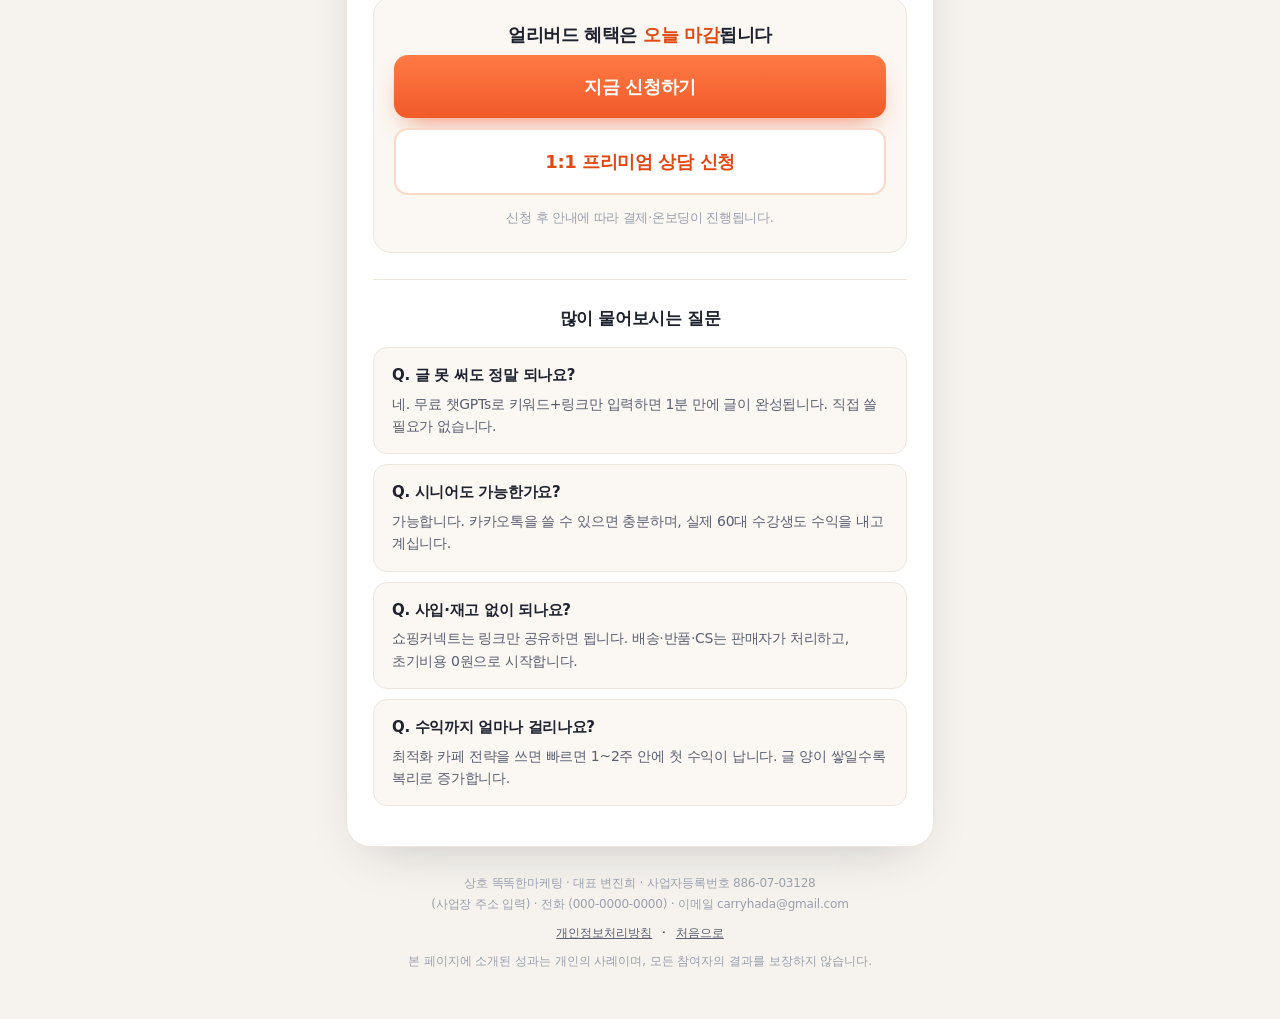
<file: offer/index.html>
<!DOCTYPE html>
<html lang="ko">
<head>
<meta charset="UTF-8" />
<meta name="viewport" content="width=device-width, initial-scale=1.0" />
<title>수익화 프로젝트 | 쇼핑커넥트 챌린지 · 프리미엄</title>
<meta name="description" content="쇼핑커넥트 4주 챌린지와 1:1 프리미엄 완전정복 패키지. 선착순 한정 얼리버드 혜택." />
<meta property="og:type" content="website" />
<meta property="og:title" content="쇼핑커넥트 수익화 프로젝트" />
<meta property="og:locale" content="ko_KR" />
<link rel="stylesheet" href="/assets/css/common.css" />
<script src="/assets/js/pixel.js"></script>
</head>
<body>
  <div class="topbar"></div>

  <main class="wrap">
    <section class="card">

      <!-- 퍼널 스텝: 3/4 -->
      <div class="steps"><span class="dot on"></span><span class="dot on"></span><span class="dot on"></span><span class="dot"></span></div>

      <div class="eyebrow-row">
        <span class="eyebrow">🔥 라이브 참여자 한정 · 얼리버드 최대 60만원 할인</span>
      </div>

      <h1>남들이 1년 걸릴 시간을<br /><span class="hl">단 2개월</span>로 단축하는<br /><span class="box">쇼핑커넥트 수익화 프로젝트</span></h1>

      <!-- 증거: 실적 -->
      <div class="section">
        <p class="lead">이미 함께 올라탄 분들의 결과</p>
        <div class="stat-row">
          <div class="stat"><div class="num">7일</div><div class="lbl">첫 수익까지<br />(40대 육아맘)</div></div>
          <div class="stat"><div class="num">+200만원</div><div class="lbl">월 추가수익<br />(50대 직장인)</div></div>
          <div class="stat"><div class="num">0원</div><div class="lbl">초기비용<br />재고·배송 없음</div></div>
        </div>
        <p class="sub">※ 개인의 사례이며 모든 참여자의 결과를 보장하지 않습니다.</p>
      </div>

      <div class="divider"></div>

      <!-- 오퍼 2종 -->
      <p class="lead">두 가지 참여 방법</p>
      <div class="offer-grid">

        <div class="offer">
          <span class="tag">OPTION 1 · 챌린지</span>
          <div class="oname">4주 쇼핑커넥트 챌린지</div>
          <div class="price-old">정가 90만원</div>
          <div class="price"><b>33만원</b></div>
          <div class="permo">12개월 할부 시 월 2만 8천원</div>
          <ul>
            <li>쇼핑커넥트 실전 전자책 포함</li>
            <li>실시간 LIVE 2회 + 녹화본 평생 제공</li>
            <li>AI 자동화 챗봇 평생 사용권</li>
            <li>최적화 카페 3개월 이용</li>
            <li>단톡방 운영(질의응답+인사이트)</li>
            <li>1개월 콘텐츠 업로드 + 수익 인증 미션</li>
          </ul>
          <div style="margin-top:16px;"><span class="badge-scarce">선착순 20명</span></div>
        </div>

        <div class="offer premium">
          <span class="tag">OPTION 2 · 프리미엄 ⭐</span>
          <div class="oname">쇼핑커넥트 완전정복 패키지</div>
          <div class="price-old">정가 396만원</div>
          <div class="price"><b>99만원</b></div>
          <div class="permo">12개월 할부 시 월 8만 2,500원</div>
          <ul>
            <li>챌린지의 모든 혜택 포함</li>
            <li><b>무제한 1:1 개인전담 코칭</b> (맞춤 피드백)</li>
            <li>계정 개설 + 세팅 + 글쓰기 팁 전수</li>
            <li>최적화 카페 <b>1년</b> 이용</li>
            <li>블로그 홈판 수익화(최신)</li>
            <li>잘 팔리는 상품군 리스트 제공</li>
            <li>온라인 수익화 확장 비공개 VOD 평생 업데이트</li>
            <li>전용 챗봇 5종 모음(쇼핑커넥트/쿠팡/여행/보험/청소)</li>
          </ul>
          <div style="margin-top:16px;"><span class="badge-scarce">선착순 5명</span></div>
        </div>

      </div>

      <div class="arrow">↓</div>

      <div class="form-card center">
        <p class="form-title">얼리버드 혜택은 <b>오늘 마감</b>됩니다</p>
        <a href="/apply" class="cta" style="margin-top:8px;">지금 신청하기</a>
        <a href="/apply?option=premium" class="cta ghost" style="margin-top:10px;">1:1 프리미엄 상담 신청</a>
        <p class="footnote">신청 후 안내에 따라 결제·온보딩이 진행됩니다.</p>
      </div>

      <div class="divider"></div>

      <!-- FAQ -->
      <p class="lead">많이 물어보시는 질문</p>
      <div class="faq"><div class="q">Q. 글 못 써도 정말 되나요?</div><div class="a">네. 무료 챗GPTs로 키워드+링크만 입력하면 1분 만에 글이 완성됩니다. 직접 쓸 필요가 없습니다.</div></div>
      <div class="faq"><div class="q">Q. 시니어도 가능한가요?</div><div class="a">가능합니다. 카카오톡을 쓸 수 있으면 충분하며, 실제 60대 수강생도 수익을 내고 계십니다.</div></div>
      <div class="faq"><div class="q">Q. 사입·재고 없이 되나요?</div><div class="a">쇼핑커넥트는 링크만 공유하면 됩니다. 배송·반품·CS는 판매자가 처리하고, 초기비용 0원으로 시작합니다.</div></div>
      <div class="faq"><div class="q">Q. 수익까지 얼마나 걸리나요?</div><div class="a">최적화 카페 전략을 쓰면 빠르면 1~2주 안에 첫 수익이 납니다. 글 양이 쌓일수록 복리로 증가합니다.</div></div>

    </section>
  </main>

  <footer>
    <p class="biz">
      상호 똑똑한마케팅 · 대표 변진희 · 사업자등록번호 886-07-03128<br />
      (사업장 주소 입력) · 전화 (000-0000-0000) · 이메일 carryhada@gmail.com
    </p>
    <div class="links"><a href="/privacy">개인정보처리방침</a> · <a href="/">처음으로</a></div>
    <p class="disc">본 페이지에 소개된 성과는 개인의 사례이며, 모든 참여자의 결과를 보장하지 않습니다.</p>
  </footer>
</body>
</html>
</file>
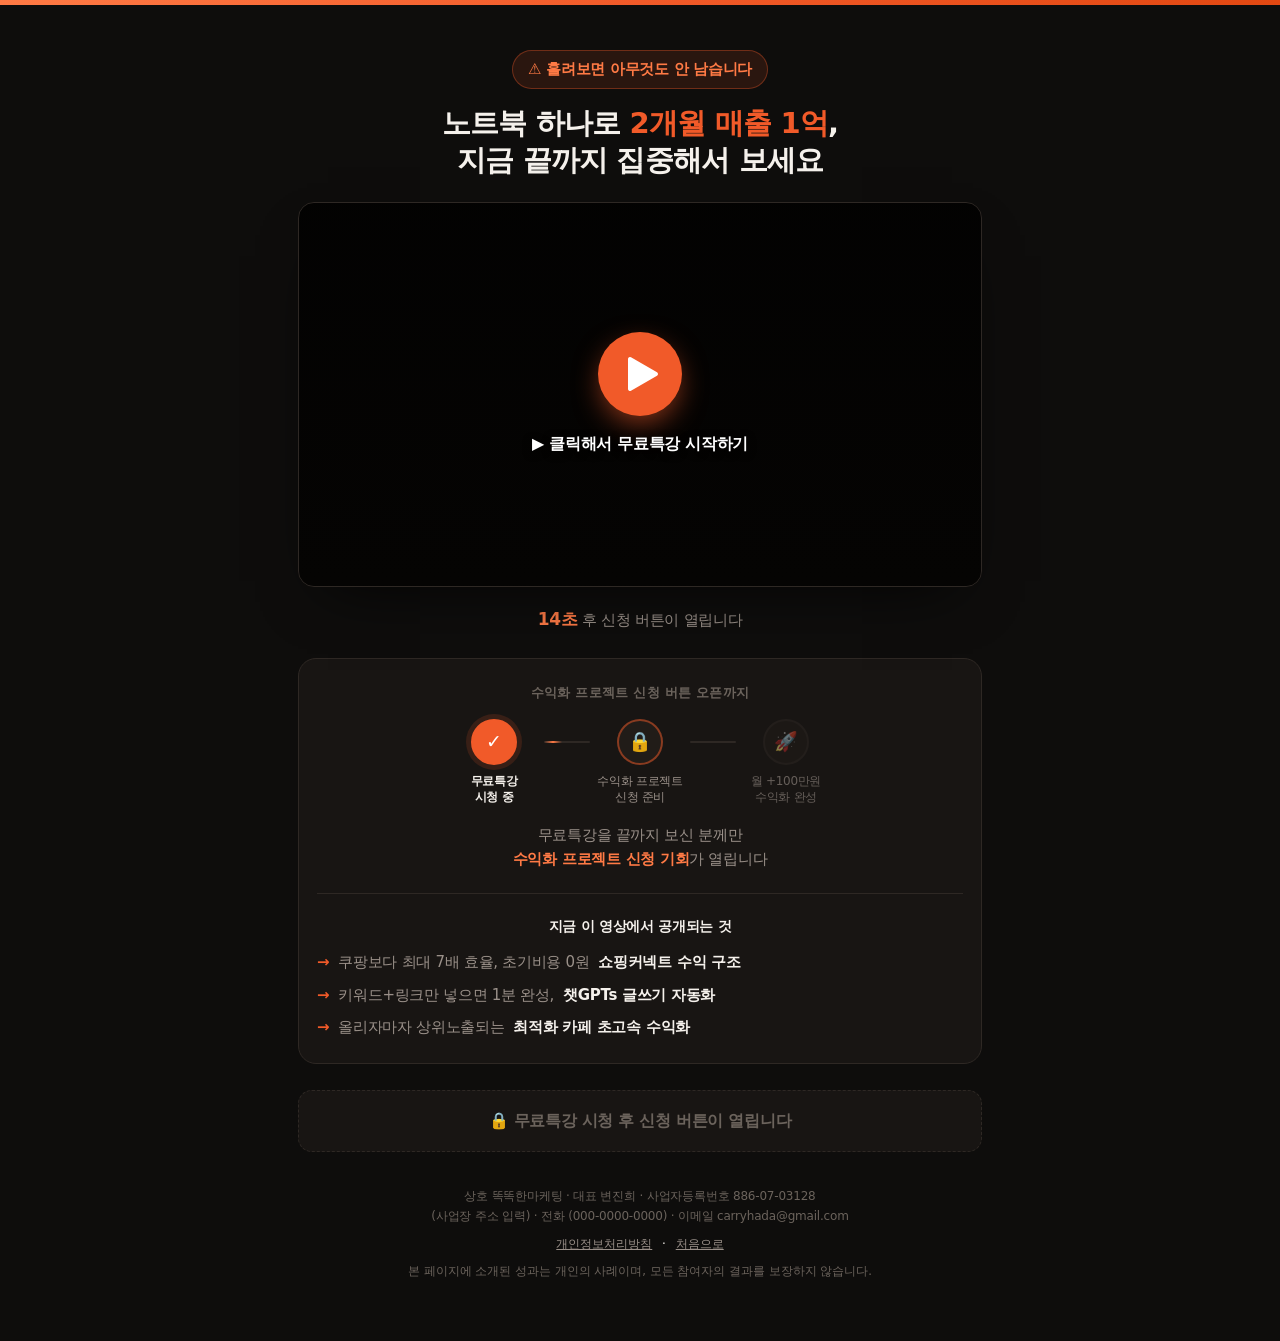
<file: watch/index.html>
<!DOCTYPE html>
<html lang="ko">
<head>
<meta charset="UTF-8" />
<meta name="viewport" content="width=device-width, initial-scale=1, viewport-fit=cover" />
<title>무료특강 영상 | 지금 시청해주세요 · 쇼핑커넥트</title>
<meta name="robots" content="noindex" />
<meta property="og:title" content="무료특강 영상 | 쇼핑커넥트 수익화" />
<meta property="og:locale" content="ko_KR" />
<script src="/assets/js/pixel.js"></script>
<style>
  :root{
    --brand:#F15A29; --brand-lt:#FF7A45; --brand-strong:#E24812;
    --bg:#0E0D0C; --panel:#181513; --panel-2:#211C18;
    --line:#2E2824; --text:#F5F1EC; --muted:#9A9089; --dim:#6B635C;
  }
  *{box-sizing:border-box;margin:0;padding:0;}
  html{-webkit-text-size-adjust:100%;scroll-behavior:smooth;}
  body{
    font-family:"Pretendard","-apple-system",BlinkMacSystemFont,"Apple SD Gothic Neo","Malgun Gothic",system-ui,sans-serif;
    background:var(--bg);color:var(--text);line-height:1.5;-webkit-font-smoothing:antialiased;
    padding:0 0 60px;
  }
  .topline{height:5px;background:linear-gradient(90deg,var(--brand-lt),var(--brand),var(--brand-strong));}
  .vsl-wrap{max-width:720px;margin:0 auto;padding:0 18px;}

  /* ① 헤드라인 */
  .vsl-headline{text-align:center;margin:34px 0 22px;word-break:keep-all;}
  .vsl-headline .warn{display:inline-block;font-size:15px;font-weight:700;color:var(--brand-lt);
    background:rgba(241,90,41,.12);border:1px solid rgba(241,90,41,.35);
    padding:7px 15px;border-radius:999px;margin-bottom:16px;letter-spacing:-.3px;}
  .vsl-headline .em{display:block;font-size:29px;font-weight:800;letter-spacing:-.8px;line-height:1.3;}
  .vsl-headline .em b{color:var(--brand);}

  /* ② 영상 */
  .vsl-player{position:relative;width:100%;aspect-ratio:16/9;background:#000;border-radius:16px;
    overflow:hidden;border:1px solid var(--line);box-shadow:0 24px 60px -30px rgba(0,0,0,.9);}
  .vsl-player iframe{position:absolute;inset:0;width:100%;height:100%;border:0;}
  .vsl-cover{position:absolute;inset:0;cursor:pointer;display:flex;flex-direction:column;
    align-items:center;justify-content:center;gap:16px;
    background:radial-gradient(circle at 50% 42%,rgba(241,90,41,.18),rgba(0,0,0,.72) 70%);}
  .vsl-play{width:84px;height:84px;border-radius:50%;background:var(--brand);
    display:flex;align-items:center;justify-content:center;padding-left:6px;
    box-shadow:0 10px 30px -6px rgba(241,90,41,.7);transition:transform .15s;}
  .vsl-cover:hover .vsl-play{transform:scale(1.07);}
  .vsl-cover-text{font-size:16px;font-weight:700;letter-spacing:-.3px;color:#fff;
    text-shadow:0 2px 8px rgba(0,0,0,.6);}

  /* ③ 카운트다운 */
  .vsl-timer{text-align:center;margin:20px 0 6px;font-size:15px;color:var(--muted);letter-spacing:-.3px;}
  .vsl-timer .count{font-weight:800;color:var(--brand-lt);font-size:17px;}
  .vsl-timer.opened{color:var(--brand-lt);font-weight:800;}

  /* ④ 여정 스트립 */
  .wj-wrap{margin-top:26px;background:var(--panel);border:1px solid var(--line);border-radius:18px;padding:24px 18px;}
  .wj-top{display:block;text-align:center;font-size:13px;font-weight:700;color:var(--dim);margin-bottom:16px;letter-spacing:.3px;}
  .wj-journey{display:flex;align-items:flex-start;justify-content:center;gap:6px;}
  .wj-step{display:flex;flex-direction:column;align-items:center;gap:8px;width:88px;}
  .wj-dot{width:46px;height:46px;border-radius:50%;display:flex;align-items:center;justify-content:center;
    font-size:19px;font-weight:900;border:2px solid var(--line);background:var(--panel-2);color:var(--dim);}
  .wj-dot.done{background:var(--brand);border-color:var(--brand);color:#fff;
    box-shadow:0 0 0 5px rgba(241,90,41,.15);}
  .wj-dot.locked{background:var(--panel-2);border-color:rgba(241,90,41,.5);color:var(--brand-lt);}
  .wj-dot.dark{opacity:.5;}
  .wj-label{font-size:12px;text-align:center;color:var(--muted);line-height:1.35;letter-spacing:-.3px;}
  .wj-label.done{color:var(--text);font-weight:700;}
  .wj-label.dark{opacity:.6;}
  .wj-line{flex:1;height:2px;max-width:46px;margin-top:22px;background:var(--line);border-radius:2px;position:relative;overflow:hidden;}
  .wj-line.is-active::after{content:"";position:absolute;inset:0;width:40%;
    background:linear-gradient(90deg,transparent,var(--brand-lt),transparent);
    animation:laser 1.5s linear infinite;}
  @keyframes laser{from{transform:translateX(-120%);}to{transform:translateX(320%);}}

  .wj-context{text-align:center;margin-top:18px;}
  .wj-context-main{font-size:15px;color:var(--muted);line-height:1.6;letter-spacing:-.3px;word-break:keep-all;}
  .wj-context-main em{color:var(--brand-lt);font-style:normal;font-weight:800;}

  .wj-divider{height:1px;background:var(--line);margin:22px 0;}

  /* ⑤ 공개되는 것 */
  .wj-reveal{display:flex;flex-direction:column;gap:10px;}
  .wj-reveal-label{text-align:center;font-size:14px;font-weight:800;color:var(--text);margin-bottom:4px;letter-spacing:-.3px;}
  .wj-reveal-item{display:flex;gap:9px;align-items:flex-start;font-size:15px;color:var(--muted);
    letter-spacing:-.3px;line-height:1.5;word-break:keep-all;}
  .wj-reveal-item .arr{color:var(--brand);font-weight:900;flex:0 0 auto;}
  .wj-reveal-item strong{color:var(--text);}

  /* ⑥ CTA */
  .vsl-cta-zone{margin-top:26px;text-align:center;}
  .cta-locked{display:block;padding:18px;border-radius:14px;background:var(--panel);
    border:1px dashed var(--line);color:var(--dim);font-size:16px;font-weight:700;letter-spacing:-.3px;}
  .vsl-cta{display:none;text-decoration:none;padding:19px;border-radius:14px;
    background:linear-gradient(180deg,var(--brand-lt),var(--brand));color:#fff;
    font-size:18px;font-weight:800;letter-spacing:-.4px;
    box-shadow:0 14px 34px -12px rgba(241,90,41,.75);animation:pulse 1.8s ease-in-out infinite;}
  @keyframes pulse{0%,100%{transform:scale(1);}50%{transform:scale(1.025);}}

  footer{max-width:720px;margin:34px auto 0;padding:0 24px;text-align:center;}
  footer .biz{font-size:12px;color:var(--dim);line-height:1.7;letter-spacing:-.2px;}
  footer .links{margin:9px 0;font-size:12px;}
  footer .links a{color:var(--muted);text-decoration:underline;margin:0 6px;}
  footer .disc{font-size:11.5px;color:var(--dim);margin-top:8px;line-height:1.6;}

  @media (max-width:400px){
    .vsl-headline .em{font-size:25px;}
    .wj-step{width:74px;}
    .wj-dot{width:42px;height:42px;font-size:17px;}
  }
</style>
</head>
<body>
  <div class="topline"></div>

  <div class="vsl-wrap">

    <!-- ① 헤드라인 -->
    <h1 class="vsl-headline">
      <span class="warn">⚠️ 흘려보면 아무것도 안 남습니다</span>
      <span class="em">노트북 하나로 <b>2개월 매출 1억</b>,<br />지금 끝까지 집중해서 보세요</span>
    </h1>

    <!-- ② 영상 (클릭 시 유튜브 재생) -->
    <div class="vsl-player" id="vslPlayer">
      <div class="vsl-cover" id="vslCover">
        <div class="vsl-play">
          <svg width="30" height="34" viewBox="0 0 30 34" fill="none" xmlns="http://www.w3.org/2000/svg">
            <path d="M29 15.27a2 2 0 010 3.46L3 33.66a2 2 0 01-3-1.73V2.07A2 2 0 013 .34l26 14.93z" fill="#fff"/>
          </svg>
        </div>
        <div class="vsl-cover-text">▶ 클릭해서 무료특강 시작하기</div>
      </div>
    </div>

    <!-- ③ 카운트다운 -->
    <div class="vsl-timer" id="vslTimer">
      <span class="count" id="vslCount">15초</span>
      <span class="label">후 신청 버튼이 열립니다</span>
    </div>

    <!-- ④ 여정 스트립 -->
    <div class="wj-wrap">
      <span class="wj-top" id="wjTop">수익화 프로젝트 신청 버튼 오픈까지</span>
      <div class="wj-journey">
        <div class="wj-step">
          <div class="wj-dot done">✓</div>
          <div class="wj-label done">무료특강<br />시청 중</div>
        </div>
        <div class="wj-line is-active" id="wjLine1"></div>
        <div class="wj-step">
          <div class="wj-dot locked" id="wjLockDot">🔒</div>
          <div class="wj-label locked" id="wjLockLabel">수익화 프로젝트<br />신청 준비</div>
        </div>
        <div class="wj-line" id="wjLine2"></div>
        <div class="wj-step">
          <div class="wj-dot dark">🚀</div>
          <div class="wj-label dark">월 +100만원<br />수익화 완성</div>
        </div>
      </div>

      <div class="wj-context">
        <span class="wj-context-main">
          무료특강을 끝까지 보신 분께만<br />
          <em>수익화 프로젝트 신청 기회</em>가 열립니다
        </span>
      </div>

      <div class="wj-divider"></div>

      <!-- ⑤ 공개되는 것 -->
      <div class="wj-reveal">
        <span class="wj-reveal-label">지금 이 영상에서 공개되는 것</span>
        <span class="wj-reveal-item"><span class="arr">→</span>쿠팡보다 최대 7배 효율, 초기비용 0원 <strong>쇼핑커넥트 수익 구조</strong></span>
        <span class="wj-reveal-item"><span class="arr">→</span>키워드+링크만 넣으면 1분 완성, <strong>챗GPTs 글쓰기 자동화</strong></span>
        <span class="wj-reveal-item"><span class="arr">→</span>올리자마자 상위노출되는 <strong>최적화 카페 초고속 수익화</strong></span>
      </div>
    </div>

    <!-- ⑥ 잠금 해제 CTA -->
    <div class="vsl-cta-zone">
      <div class="cta-locked" id="ctaLocked">🔒 무료특강 시청 후 신청 버튼이 열립니다</div>
      <a class="vsl-cta" id="vslCta" href="/consult">1:1 상담컨설팅 예약하기 →</a>
    </div>

  </div>

  <footer>
    <p class="biz">
      상호 똑똑한마케팅 · 대표 변진희 · 사업자등록번호 886-07-03128<br />
      (사업장 주소 입력) · 전화 (000-0000-0000) · 이메일 carryhada@gmail.com
    </p>
    <div class="links"><a href="/privacy">개인정보처리방침</a> · <a href="/">처음으로</a></div>
    <p class="disc">본 페이지에 소개된 성과는 개인의 사례이며, 모든 참여자의 결과를 보장하지 않습니다.</p>
  </footer>

<script>
  // ===== 설정 =====
  var VIDEO_ID = 'Cc7eM5fo8E4';       // 무료특강 유튜브 영상 ID
  // 신청 버튼이 열리는 기준(초). ⚠️ 지금은 테스트용 15초 — 운영 시 780(13분)으로 변경
  //  · 실제 영상을 이 시간만큼 보면 → 해제사유 'watch'
  //  · 영상 없이 페이지에 이 시간 머물면 → 'timer' 또는 'timer(무재생)'
  var UNLOCK_SECONDS = 15;

  // ===== 방문자(리드) 식별 : 토큰(URL ?t 우선, 없으면 localStorage. 서버는 쿠키로도 폴백) =====
  var LEAD = (function(){ try{ return JSON.parse(localStorage.getItem('scLead')||'{}'); }catch(e){ return {}; } })();
  var TOKEN = (new URLSearchParams(location.search)).get('t') || LEAD.tid || '';

  // ===== 이벤트 전송 → /api/track (play|reach|click|apply) =====
  // 실패해도 화면은 그대로 진행. 이탈 순간에는 sendBeacon으로 확실히 보냄.
  function sendTrack(event, opts){
    opts = opts || {};
    var body = JSON.stringify({
      token: TOKEN, event: event,
      watchedSec: (opts.watchedSec == null ? watchedSec : opts.watchedSec),
      unlockReason: opts.unlockReason || ''
    });
    try{
      if (opts.beacon && navigator.sendBeacon){
        navigator.sendBeacon('/api/track', new Blob([body], {type:'text/plain'}));
        return;
      }
      fetch('/api/track', { method:'POST', keepalive:true,
        headers:{'Content-Type':'application/json'}, body: body }).catch(function(){});
    }catch(e){}
  }

  var sentOnce = {};                       // 최초 1회만 보낼 이벤트 기록
  function sendOnce(event, opts){
    if (sentOnce[event]) return;
    sentOnce[event] = true;
    sendTrack(event, opts);
  }

  // ② 영상 : 유튜브 IFrame API로 재생 + 85% 도달 추적
  var cover = document.getElementById('vslCover');
  var playerBox = document.getElementById('vslPlayer');
  var ytPlayer = null, apiReady = false, wantPlay = false;
  var playStarted = false, isPlaying = false, progIv = null, watchedSec = 0, unlocked = false;

  // 영상 썸네일을 덮개 배경으로 표시 (재생 전)
  (function(){
    if (VIDEO_ID === 'YOUR_YOUTUBE_ID') return;
    var maxres = 'https://img.youtube.com/vi/' + VIDEO_ID + '/maxresdefault.jpg';
    var hq     = 'https://img.youtube.com/vi/' + VIDEO_ID + '/hqdefault.jpg';
    function setCover(url){
      cover.style.backgroundImage = "linear-gradient(rgba(10,8,6,.28), rgba(10,8,6,.5)), url('" + url + "')";
      cover.style.backgroundSize = 'cover';
      cover.style.backgroundPosition = 'center';
    }
    var probe = new Image();
    probe.onload = function(){ setCover(probe.naturalWidth > 200 ? maxres : hq); };  // maxres 없으면 hq
    probe.onerror = function(){ setCover(hq); };
    probe.src = maxres;
  })();

  var tag = document.createElement('script');
  tag.src = 'https://www.youtube.com/iframe_api';
  document.head.appendChild(tag);
  window.onYouTubeIframeAPIReady = function(){ apiReady = true; if (wantPlay) createPlayer(); };

  cover.addEventListener('click', function(){
    if (VIDEO_ID === 'YOUR_YOUTUBE_ID'){ alert('영상 ID를 아직 넣지 않았습니다. watch/index.html 상단 VIDEO_ID를 바꿔주세요.'); return; }
    cover.style.display = 'none';
    if (apiReady) createPlayer(); else wantPlay = true;
  });

  function createPlayer(){
    var target = document.createElement('div');
    playerBox.appendChild(target);
    ytPlayer = new YT.Player(target, {
      width:'100%', height:'100%', videoId: VIDEO_ID,
      playerVars:{ autoplay:1, rel:0, modestbranding:1, playsinline:1 },
      events:{
        onStateChange: function(e){
          isPlaying = (e.data === YT.PlayerState.PLAYING);
          if (isPlaying){
            playStarted = true;
            sendOnce('play', { watchedSec: watchedSec });   // ▶ 최초 재생 1회만
            startProgress();
          }
        }
      }
    });
  }

  // 실제 재생 시간 누적 (1초마다) + 목표 도달 시 잠금 해제
  function startProgress(){
    if (progIv) return;
    progIv = setInterval(function(){
      if (!ytPlayer || !ytPlayer.getCurrentTime) return;
      var t = ytPlayer.getCurrentTime();
      if (t > watchedSec) watchedSec = Math.round(t);
      if (!unlocked && watchedSec >= UNLOCK_SECONDS) unlock('watch');   // 실제 시청으로 도달
    }, 1000);
  }

  // 20초마다 시청초 갱신 (재생 중일 때만)
  setInterval(function(){
    if (playStarted && isPlaying) sendTrack('play', { watchedSec: watchedSec });
  }, 20000);

  // 이탈 순간 마지막 시청초 저장 (재생한 적 있을 때만)
  function flush(){ if (playStarted) sendTrack('play', { watchedSec: watchedSec, beacon: true }); }
  document.addEventListener('visibilitychange', function(){ if (document.visibilityState === 'hidden') flush(); });
  window.addEventListener('pagehide', flush);

  // ⑥ CTA 클릭 → click 기록 후 3차(consult)로 이동
  document.getElementById('vslCta').addEventListener('click', function(){
    sendTrack('click', { watchedSec: watchedSec, beacon: true });
  });

  // ③ 카운트다운 (타이머로도 열리는 안전장치)
  var remain = UNLOCK_SECONDS;
  var timer = document.getElementById('vslTimer');
  var countEl = document.getElementById('vslCount');

  function fmt(s){
    if (s >= 60){ var m = Math.floor(s/60), r = s%60; return m + '분 ' + (r<10?'0'+r:r) + '초'; }
    return s + '초';
  }
  function renderCount(){ countEl.textContent = fmt(Math.max(remain, 0)); }
  renderCount();

  var iv = setInterval(function(){
    remain--;
    if (remain <= 0){
      clearInterval(iv);
      unlock(playStarted ? 'timer' : 'timer(무재생)');   // 재생 여부로 사유 구분
    } else renderCount();
  }, 1000);

  // ⑥ 잠금 해제 : reason = watch(실제 시청 도달) | timer | timer(무재생)
  function unlock(reason){
    if (unlocked) return;
    unlocked = true;
    clearInterval(iv);

    timer.classList.add('opened');
    timer.innerHTML = '🎉 신청 버튼이 열렸습니다!';

    var dot = document.getElementById('wjLockDot');
    var label = document.getElementById('wjLockLabel');
    dot.className = 'wj-dot done'; dot.textContent = '✓';
    label.className = 'wj-label done';
    document.getElementById('wjLine1').classList.remove('is-active');
    document.getElementById('wjLine2').classList.add('is-active');
    document.getElementById('wjTop').textContent = '지금 신청 가능합니다';

    document.getElementById('ctaLocked').style.display = 'none';
    var cta = document.getElementById('vslCta');
    cta.href = '/consult' + (TOKEN ? '?t=' + encodeURIComponent(TOKEN) : '');
    cta.style.display = 'block';

    sendOnce('reach', { watchedSec: watchedSec, unlockReason: reason });
    if (window.fbq) fbq('trackCustom','VideoUnlocked',{reason: reason});   // 완주자 구분용
  }
</script>
</body>
</html>
</file>
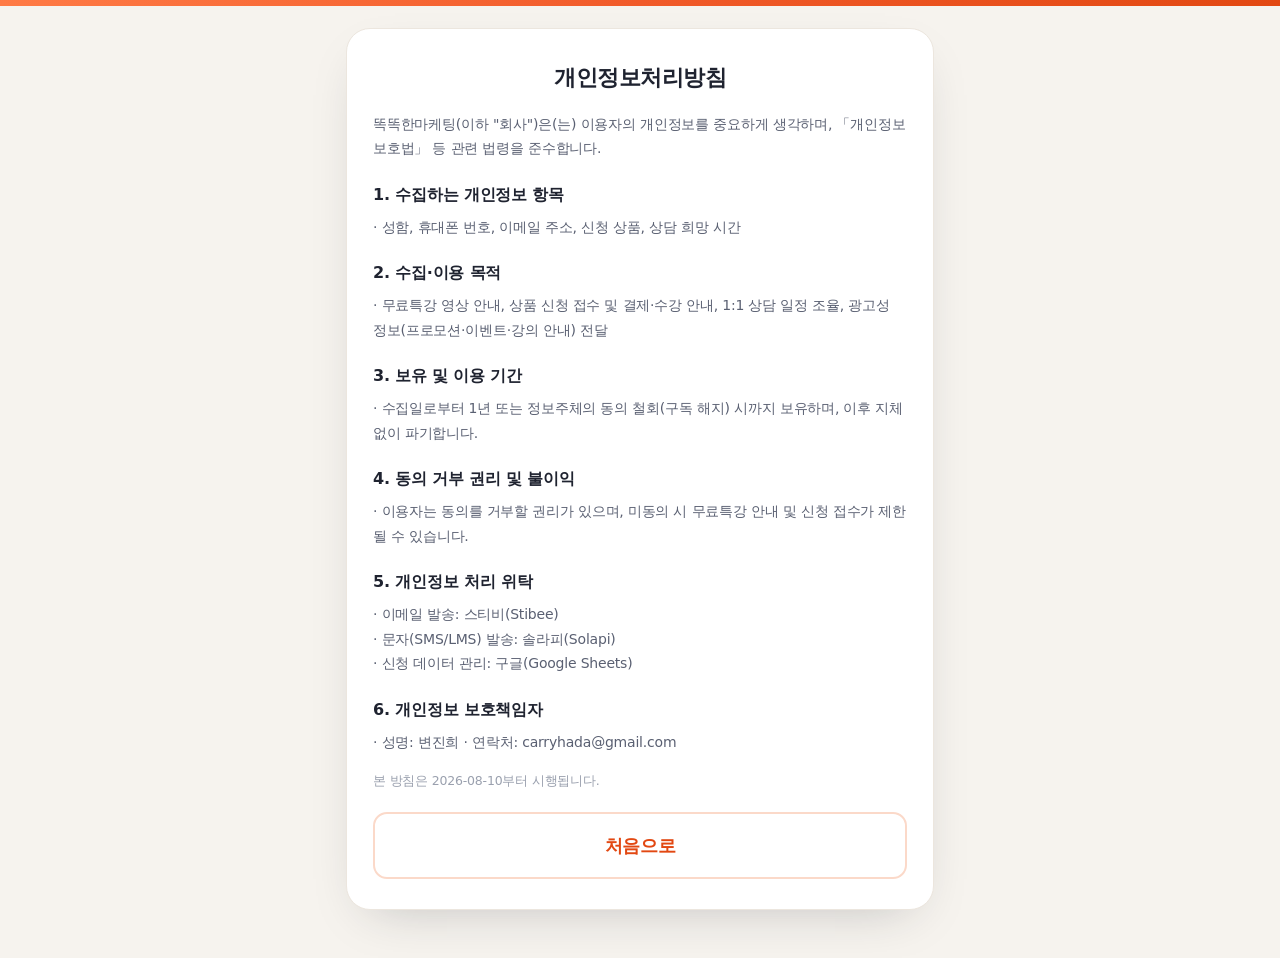
<file: privacy.html>
<!DOCTYPE html>
<html lang="ko">
<head>
<meta charset="UTF-8" />
<meta name="viewport" content="width=device-width, initial-scale=1.0" />
<title>개인정보처리방침 | 쇼핑커넥트 수익화</title>
<meta name="robots" content="noindex" />
<link rel="stylesheet" href="/assets/css/common.css" />
<script src="/assets/js/pixel.js"></script>
<style>.doc{font-size:14px;color:var(--ink-soft);line-height:1.75;letter-spacing:-.2px;}
.doc h3{font-size:16px;color:var(--ink);margin:20px 0 6px;}</style>
</head>
<body>
  <div class="topbar"></div>
  <main class="wrap">
    <section class="card">
      <h2 style="text-align:center;">개인정보처리방침</h2>
      <div class="doc" style="margin-top:18px;">
        <p>똑똑한마케팅(이하 "회사")은(는) 이용자의 개인정보를 중요하게 생각하며, 「개인정보 보호법」 등 관련 법령을 준수합니다.</p>
        <h3>1. 수집하는 개인정보 항목</h3>
        <p>· 성함, 휴대폰 번호, 이메일 주소, 신청 상품, 상담 희망 시간</p>
        <h3>2. 수집·이용 목적</h3>
        <p>· 무료특강 영상 안내, 상품 신청 접수 및 결제·수강 안내, 1:1 상담 일정 조율, 광고성 정보(프로모션·이벤트·강의 안내) 전달</p>
        <h3>3. 보유 및 이용 기간</h3>
        <p>· 수집일로부터 1년 또는 정보주체의 동의 철회(구독 해지) 시까지 보유하며, 이후 지체 없이 파기합니다.</p>
        <h3>4. 동의 거부 권리 및 불이익</h3>
        <p>· 이용자는 동의를 거부할 권리가 있으며, 미동의 시 무료특강 안내 및 신청 접수가 제한될 수 있습니다.</p>
        <h3>5. 개인정보 처리 위탁</h3>
        <p>· 이메일 발송: 스티비(Stibee)<br />· 문자(SMS/LMS) 발송: 솔라피(Solapi)<br />· 신청 데이터 관리: 구글(Google Sheets)</p>
        <h3>6. 개인정보 보호책임자</h3>
        <p>· 성명: 변진희 · 연락처: carryhada@gmail.com</p>
        <p style="margin-top:16px;font-size:12.5px;color:var(--muted);">본 방침은 2026-08-10부터 시행됩니다.</p>
      </div>
      <div style="margin-top:20px;text-align:center;"><a href="/" class="cta ghost">처음으로</a></div>
    </section>
  </main>
</body>
</html>
</file>
<file: assets/css/common.css>
/* ============================================================
   쇼핑커넥트 퍼널 · 공용 디자인 시스템 (common.css)
   1~4차 랜딩이 이 파일 하나를 공유합니다.
   ============================================================ */

:root{
  /* 브랜드 컬러 (강의안 오렌지 기준) */
  --brand:#F15A29;
  --brand-strong:#E24812;
  --brand-soft:#FFF1EA;
  --brand-line:#FBD9C9;
  --ink:#1F2330;
  --ink-soft:#5A6072;
  --muted:#9AA0AE;
  --card:#FFFFFF;
  --page:#F6F3EE;
  --tint:#FBF7F2;
  --border:#ECE6DE;
  --gold:#C9A84C;   /* 필요 시 프리미엄 강조용 */
}

*{box-sizing:border-box;margin:0;padding:0;}
html{-webkit-text-size-adjust:100%;scroll-behavior:smooth;}
body{
  font-family:"Pretendard","-apple-system",BlinkMacSystemFont,"Apple SD Gothic Neo","Malgun Gothic","맑은 고딕",system-ui,sans-serif;
  background:var(--page);
  color:var(--ink);
  line-height:1.5;
  -webkit-font-smoothing:antialiased;
  padding:0 0 48px;
}

/* 상단 브랜드 라인 */
.topbar{height:6px;width:100%;background:linear-gradient(90deg,#FF7A45,var(--brand),var(--brand-strong));}

.wrap{max-width:620px;margin:0 auto;padding:0 16px;}
.center{text-align:center;}
.hl{color:var(--brand);background:linear-gradient(transparent 62%, var(--brand-soft) 62%);padding:0 2px;}

.card{
  background:var(--card);
  border:1px solid var(--border);
  border-radius:24px;
  margin-top:22px;
  padding:34px 26px 30px;
  box-shadow:0 18px 50px -24px rgba(31,35,48,.28);
}

/* ── 스텝 인디케이터 (1·2·3·4단계 표시) ── */
.steps{display:flex;justify-content:center;gap:8px;margin:18px 0 2px;}
.steps .dot{
  width:26px;height:6px;border-radius:999px;background:var(--border);
}
.steps .dot.on{background:var(--brand);}

/* ── 아이라벨 배지 ── */
.eyebrow-row{text-align:center;margin-bottom:22px;}
.eyebrow{
  display:inline-flex;align-items:center;gap:6px;
  background:var(--brand-soft);color:var(--brand-strong);
  border:1px solid var(--brand-line);
  font-size:13px;font-weight:700;padding:9px 16px;border-radius:999px;
  line-height:1.35;letter-spacing:-.2px;
}

h1{
  font-size:31px;font-weight:800;letter-spacing:-.8px;line-height:1.32;
  text-align:center;color:var(--ink);word-break:keep-all;
}
h1 .box{display:inline-block;color:var(--brand-strong);}

h2{font-size:22px;font-weight:800;letter-spacing:-.5px;line-height:1.4;color:var(--ink);word-break:keep-all;}

.lead{text-align:center;font-size:17px;font-weight:800;color:var(--ink);margin:26px 0 16px;letter-spacing:-.4px;}
.sub{text-align:center;font-size:15px;color:var(--ink-soft);line-height:1.7;letter-spacing:-.3px;word-break:keep-all;}

/* ── 혜택/체크 리스트 ── */
.benefits{display:flex;flex-direction:column;gap:10px;}
.benefit{
  display:flex;align-items:center;gap:12px;
  background:var(--tint);border:1px solid var(--border);border-radius:14px;
  padding:16px 18px;font-size:15.5px;font-weight:600;color:var(--ink);
  letter-spacing:-.3px;word-break:keep-all;
}
.benefit .chk{
  flex:0 0 24px;height:24px;border-radius:50%;background:var(--brand);color:#fff;
  display:flex;align-items:center;justify-content:center;font-size:13px;font-weight:900;
}
.benefit b{color:var(--brand-strong);}

.arrow{text-align:center;color:var(--brand);font-size:34px;margin:22px 0 6px;line-height:1;}

/* ── 폼 ── */
.form-card{background:var(--tint);border:1px solid var(--border);border-radius:18px;padding:24px 20px;margin-top:12px;}
.form-title{text-align:center;font-size:18px;font-weight:800;color:var(--ink);letter-spacing:-.4px;line-height:1.4;margin-bottom:8px;word-break:keep-all;}
.form-title b{color:var(--brand-strong);}
.assure{text-align:center;font-size:13px;color:var(--ink-soft);font-weight:600;margin-bottom:20px;}
.assure span{white-space:nowrap;}

label.field{display:block;margin-bottom:15px;}
label.field .lb{display:block;font-size:14px;font-weight:700;color:var(--ink);margin-bottom:7px;letter-spacing:-.3px;}
input[type=text],input[type=tel],input[type=email],select,textarea{
  width:100%;font-size:16px;color:var(--ink);background:#fff;
  border:1px solid var(--border);border-radius:12px;padding:15px 16px;outline:none;
  transition:border-color .15s, box-shadow .15s;font-family:inherit;
}
input::placeholder,textarea::placeholder{color:var(--muted);}
input:focus,select:focus,textarea:focus{border-color:var(--brand);box-shadow:0 0 0 3px var(--brand-soft);}

.consent{display:flex;align-items:flex-start;gap:10px;margin:6px 0 18px;font-size:13.5px;color:var(--ink-soft);line-height:1.5;letter-spacing:-.3px;}
.consent input{margin-top:2px;width:18px;height:18px;accent-color:var(--brand);flex:0 0 auto;}
.consent b{color:var(--brand-strong);}
.consent a{color:var(--ink-soft);text-decoration:underline;cursor:pointer;}

/* ── CTA 버튼 ── */
.cta{
  display:block;width:100%;text-align:center;text-decoration:none;border:none;cursor:pointer;
  font-family:inherit;font-size:18px;font-weight:800;letter-spacing:-.4px;color:#fff;
  background:linear-gradient(180deg,#FF7A45,var(--brand));border-radius:14px;padding:18px;
  box-shadow:0 12px 26px -12px rgba(226,72,18,.7);
  transition:transform .06s ease, filter .15s;
}
.cta:hover{filter:brightness(1.04);}
.cta:active{transform:translateY(1px);}
.cta:disabled{background:#D9D3CA;color:#fff;box-shadow:none;cursor:not-allowed;}
.cta.ghost{background:#fff;color:var(--brand-strong);border:2px solid var(--brand-line);box-shadow:none;}

.footnote{text-align:center;font-size:12.5px;color:var(--muted);margin-top:14px;letter-spacing:-.3px;}

/* ── 성공 상태 ── */
.success{display:none;text-align:center;padding:26px 8px;}
.success .ic{font-size:44px;}
.success h3{font-size:20px;font-weight:800;margin:10px 0 6px;color:var(--brand-strong);}
.success p{font-size:15px;color:var(--ink-soft);line-height:1.6;}

/* ── 영상 (2차) ── */
.video-box{position:relative;width:100%;aspect-ratio:16/9;background:#111;border-radius:16px;overflow:hidden;margin:6px 0 4px;border:1px solid var(--border);}
.video-box iframe,.video-box video{position:absolute;inset:0;width:100%;height:100%;border:0;}
.video-ph{position:absolute;inset:0;display:flex;flex-direction:column;align-items:center;justify-content:center;color:#fff;background:linear-gradient(135deg,#2a2118,#3a2a1a);gap:8px;}
.video-ph .play{width:64px;height:64px;border-radius:50%;background:var(--brand);display:flex;align-items:center;justify-content:center;font-size:24px;}
.video-ph small{color:#d9cfc2;font-size:13px;}

/* ── 오퍼 카드 (3차) ── */
.offer-grid{display:flex;flex-direction:column;gap:16px;margin-top:8px;}
.offer{background:#fff;border:1px solid var(--border);border-radius:18px;padding:22px 20px;position:relative;}
.offer.premium{border:2px solid var(--brand);box-shadow:0 16px 40px -22px rgba(226,72,18,.55);}
.offer .tag{display:inline-block;font-size:12px;font-weight:800;color:var(--brand-strong);background:var(--brand-soft);border:1px solid var(--brand-line);padding:4px 10px;border-radius:999px;margin-bottom:10px;}
.offer .oname{font-size:19px;font-weight:800;letter-spacing:-.4px;}
.offer .price-old{color:var(--muted);text-decoration:line-through;font-size:14px;margin-top:8px;}
.offer .price{font-size:26px;font-weight:800;color:var(--ink);margin:2px 0 4px;}
.offer .price b{color:var(--brand-strong);}
.offer .permo{font-size:13px;color:var(--ink-soft);}
.offer ul{list-style:none;margin:14px 0 0;display:flex;flex-direction:column;gap:8px;}
.offer li{display:flex;gap:8px;font-size:14.5px;color:var(--ink);line-height:1.5;letter-spacing:-.3px;}
.offer li::before{content:"✓";color:var(--brand);font-weight:900;flex:0 0 auto;}
.badge-scarce{display:inline-block;background:#E24812;color:#fff;font-size:12px;font-weight:800;padding:5px 12px;border-radius:999px;}

/* ── 통계/증거 ── */
.stat-row{display:flex;gap:10px;margin:8px 0;}
.stat{flex:1;background:var(--tint);border:1px solid var(--border);border-radius:14px;padding:16px 10px;text-align:center;}
.stat .num{font-size:24px;font-weight:800;color:var(--brand-strong);letter-spacing:-.5px;}
.stat .lbl{font-size:12.5px;color:var(--ink-soft);margin-top:4px;}

/* ── FAQ ── */
.faq{background:var(--tint);border:1px solid var(--border);border-radius:14px;padding:16px 18px;margin-bottom:10px;}
.faq .q{font-weight:800;font-size:15px;color:var(--ink);letter-spacing:-.3px;}
.faq .a{font-size:14px;color:var(--ink-soft);line-height:1.6;margin-top:6px;letter-spacing:-.3px;word-break:keep-all;}

/* ── 섹션 여백 ── */
.section{margin-top:30px;}
.divider{height:1px;background:var(--border);margin:26px 0;}

/* ── 푸터 ── */
footer{max-width:620px;margin:26px auto 0;padding:0 22px;text-align:center;}
footer .biz{font-size:12px;color:var(--muted);line-height:1.7;letter-spacing:-.2px;}
footer .links{margin:10px 0;font-size:12px;}
footer .links a{color:var(--ink-soft);text-decoration:underline;margin:0 6px;cursor:pointer;}
footer .disc{font-size:11.5px;color:var(--muted);margin-top:8px;line-height:1.6;}

/* 약관 토글 */
.terms-box{display:none;background:#fff;border:1px solid var(--border);border-radius:12px;padding:14px 16px;margin-top:8px;font-size:12.5px;color:var(--ink-soft);line-height:1.65;text-align:left;}
.terms-box.open{display:block;}

@media (max-width:400px){
  h1{font-size:27px;}
  .card{padding:28px 18px 24px;}
}
</file>
